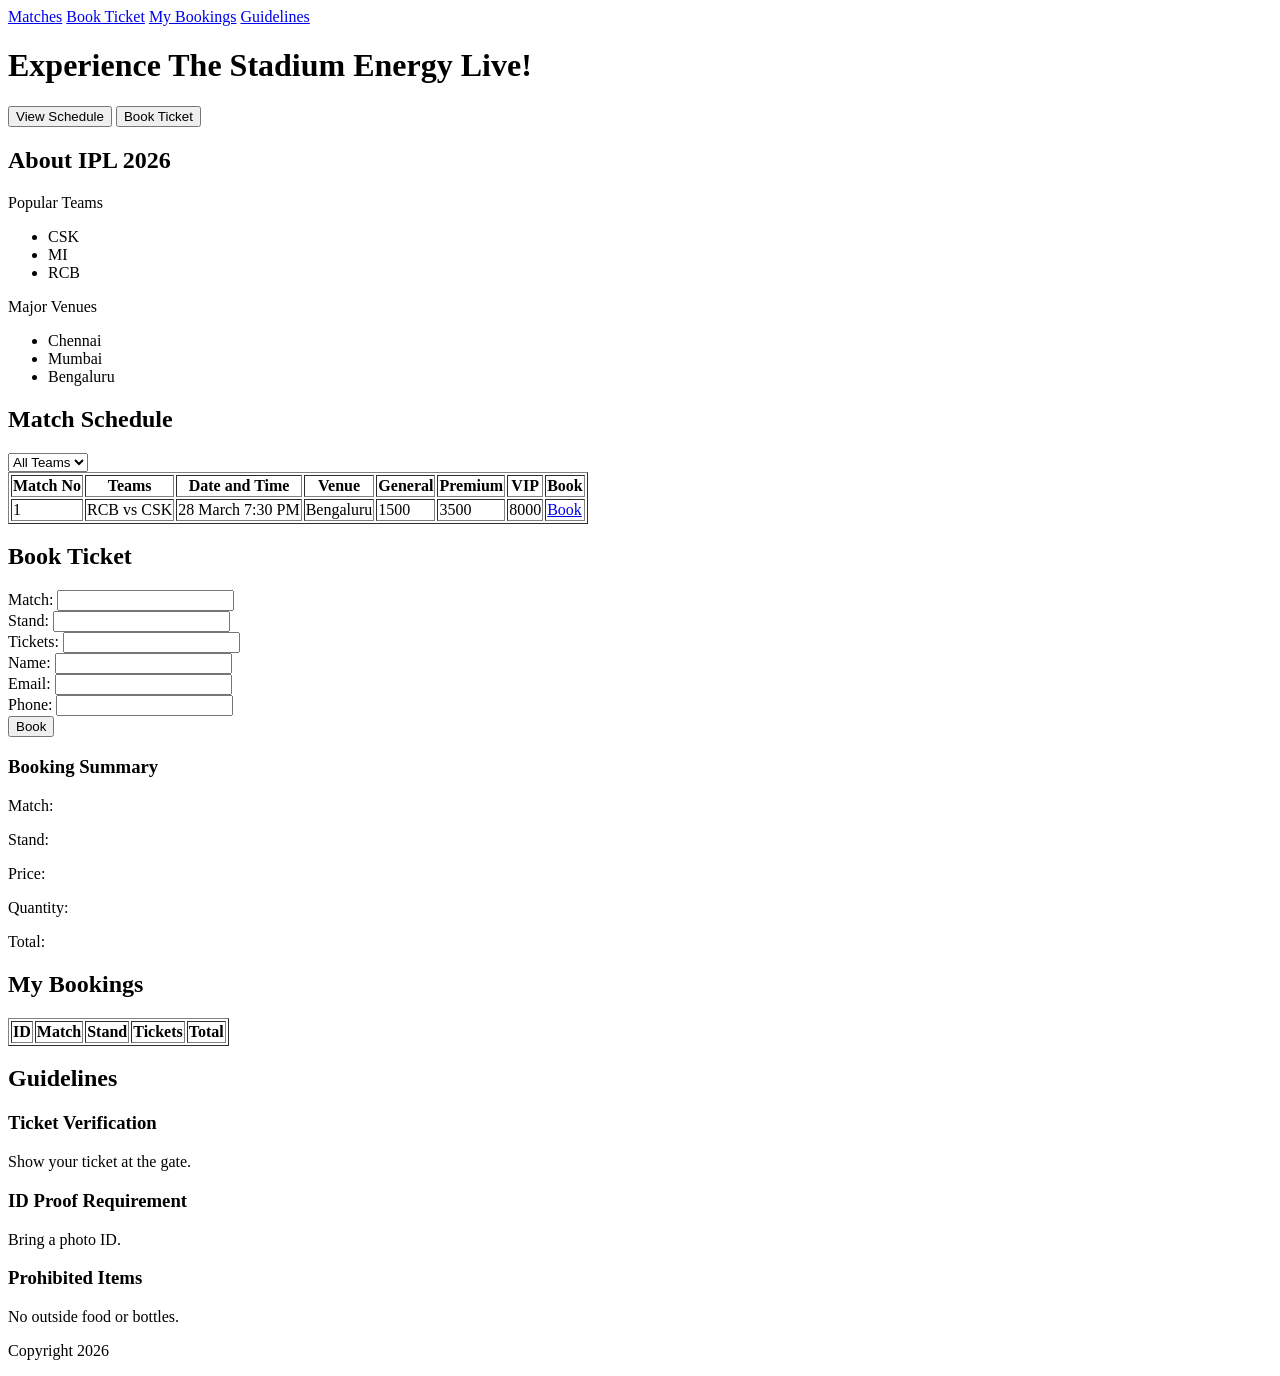
<file: ACTIVITY 1/index.html>
<html>
<body>

<a href="#matches">Matches</a>
<a href="#booking">Book Ticket</a>
<a href="#mybookings">My Bookings</a>
<a href="#guidelines">Guidelines</a>

<h1>Experience The Stadium Energy Live!</h1>
<button>View Schedule</button>
<button>Book Ticket</button>

<h2>About IPL 2026</h2>
<p>Popular Teams</p>
<ul>
  <li>CSK</li>
  <li>MI</li>
  <li>RCB</li>
</ul>
<p>Major Venues</p>
<ul>
  <li>Chennai</li>
  <li>Mumbai</li>
  <li>Bengaluru</li>
</ul>

<h2 id="matches">Match Schedule</h2>
<select>
  <option>All Teams</option>
  <option>CSK</option>
  <option>MI</option>
  <option>RCB</option>
</select>

<table border="1">
  <tr>
    <th>Match No</th>
    <th>Teams</th>
    <th>Date and Time</th>
    <th>Venue</th>
    <th>General</th>
    <th>Premium</th>
    <th>VIP</th>
    <th>Book</th>
  </tr>
  <tr>
    <td>1</td>
    <td>RCB vs CSK</td>
    <td>28 March 7:30 PM</td>
    <td>Bengaluru</td>
    <td>1500</td>
    <td>3500</td>
    <td>8000</td>
    <td><a href="#booking">Book</a></td>
  </tr>
</table>

<h2 id="booking">Book Ticket</h2>
Match: <input><br>
Stand: <input><br>
Tickets: <input><br>
Name: <input><br>
Email: <input><br>
Phone: <input><br>
<button>Book</button>

<h3>Booking Summary</h3>
<p>Match:</p>
<p>Stand:</p>
<p>Price:</p>
<p>Quantity:</p>
<p>Total:</p>

<h2 id="mybookings">My Bookings</h2>
<table border="1">
  <tr>
    <th>ID</th>
    <th>Match</th>
    <th>Stand</th>
    <th>Tickets</th>
    <th>Total</th>
  </tr>
</table>

<h2 id="guidelines">Guidelines</h2>
<h3>Ticket Verification</h3>
<p>Show your ticket at the gate.</p>
<h3>ID Proof Requirement</h3>
<p>Bring a photo ID.</p>
<h3>Prohibited Items</h3>
<p>No outside food or bottles.</p>

<p>Copyright 2026</p>

</body>
</html>
</file>
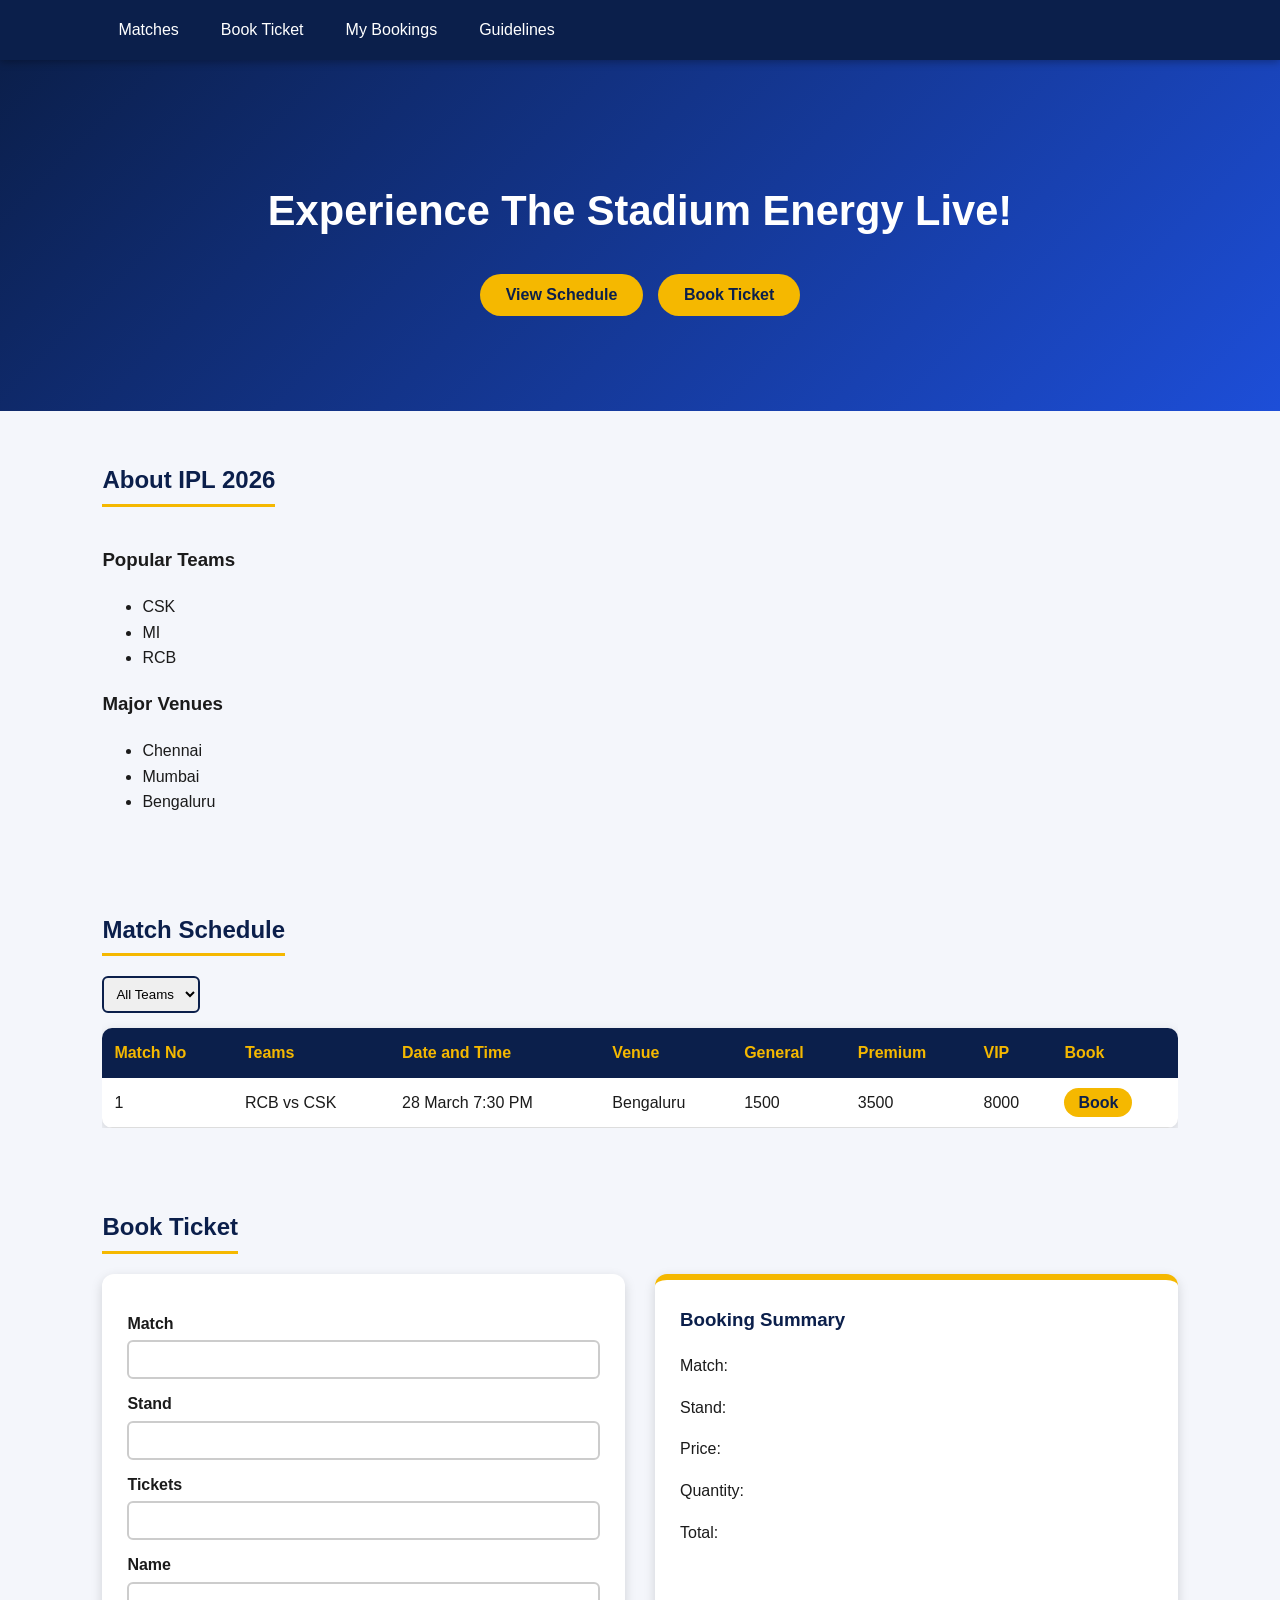
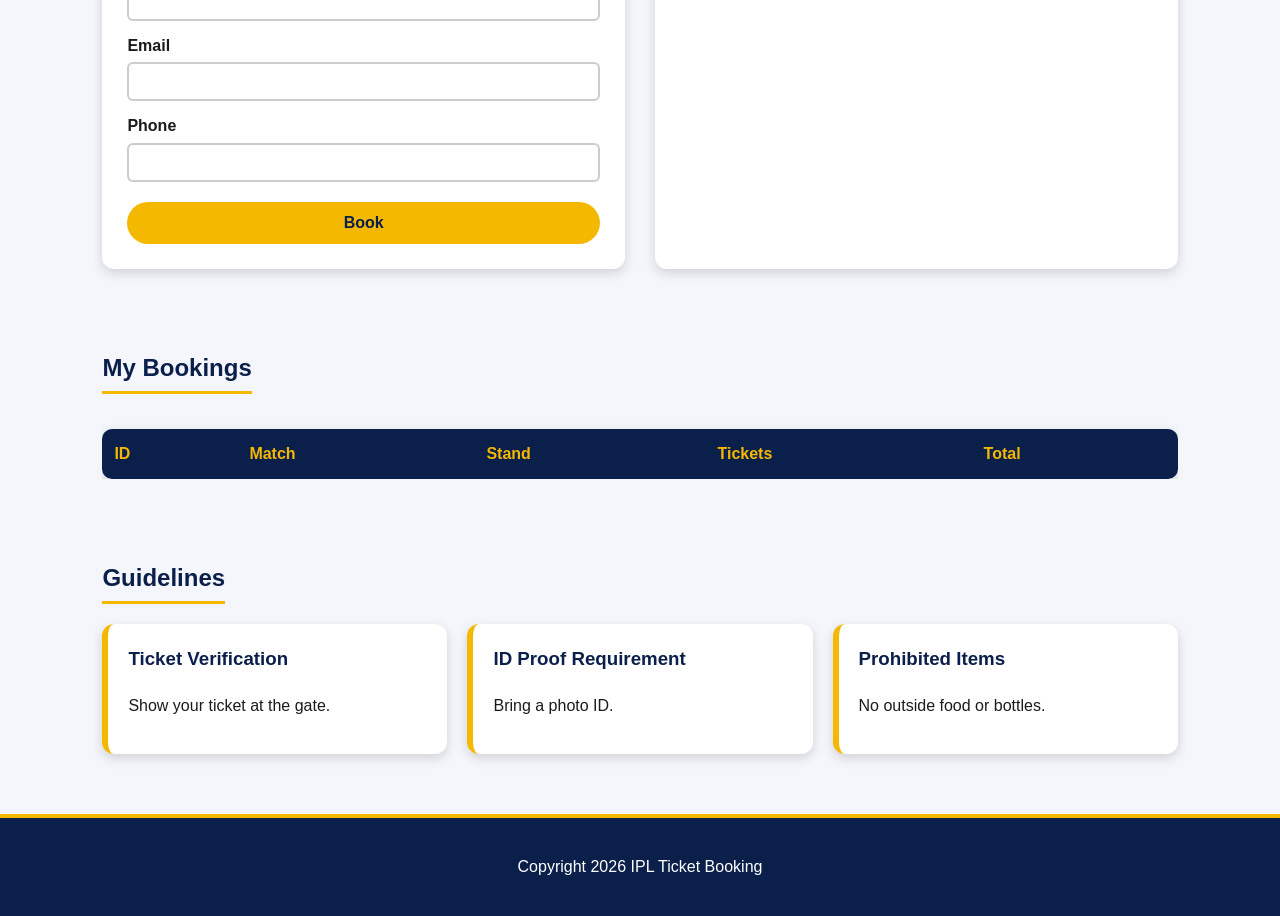
<file: ACTIVITY 2/index.html>
<!DOCTYPE html>
<html>
<head>
  <title>IPL 2026 Ticket Booking</title>
  <link rel="stylesheet" href="styles.css">
</head>
<body>

  <nav>
    <a href="#matches">Matches</a>
    <a href="#booking">Book Ticket</a>
    <a href="#mybookings">My Bookings</a>
    <a href="#guidelines">Guidelines</a>
  </nav>

  <header class="hero">
    <h1>Experience The Stadium Energy Live!</h1>
    <a href="#matches"><button>View Schedule</button></a>
    <a href="#booking"><button>Book Ticket</button></a>
  </header>

  <section>
    <h2>About IPL 2026</h2>
    <h3>Popular Teams</h3>
    <ul>
      <li>CSK</li>
      <li>MI</li>
      <li>RCB</li>
    </ul>
    <h3>Major Venues</h3>
    <ul>
      <li>Chennai</li>
      <li>Mumbai</li>
      <li>Bengaluru</li>
    </ul>
  </section>

  <section id="matches">
    <h2>Match Schedule</h2><br>
    <select>
      <option>All Teams</option>
      <option>CSK</option>
      <option>MI</option>
      <option>RCB</option>
    </select>

    <div class="table-box">
      <table>
        <tr>
          <th>Match No</th>
          <th>Teams</th>
          <th>Date and Time</th>
          <th>Venue</th>
          <th>General</th>
          <th>Premium</th>
          <th>VIP</th>
          <th>Book</th>
        </tr>
        <tr>
          <td>1</td>
          <td>RCB vs CSK</td>
          <td>28 March 7:30 PM</td>
          <td>Bengaluru</td>
          <td>1500</td>
          <td>3500</td>
          <td>8000</td>
          <td><a href="#booking">Book</a></td>
        </tr>
      </table>
    </div>
  </section>

  <section id="booking">
    <h2>Book Ticket</h2>
    <div class="booking-box">
      <form>
        <label>Match</label>
        <input type="text">
        <label>Stand</label>
        <input type="text">
        <label>Tickets</label>
        <input type="number">
        <label>Name</label>
        <input type="text">
        <label>Email</label>
        <input type="email">
        <label>Phone</label>
        <input type="tel">
        <button>Book</button>
      </form>

      <div class="summary">
        <h3>Booking Summary</h3>
        <p>Match:</p>
        <p>Stand:</p>
        <p>Price:</p>
        <p>Quantity:</p>
        <p>Total:</p>
      </div>
    </div>
  </section>

  <section id="mybookings">
    <h2>My Bookings</h2>
    <div class="table-box">
      <table>
        <tr>
          <th>ID</th>
          <th>Match</th>
          <th>Stand</th>
          <th>Tickets</th>
          <th>Total</th>
        </tr>
      </table>
    </div>
  </section>

  <section id="guidelines">
    <h2>Guidelines</h2>
    <div class="cards">
      <div class="card">
        <h3>Ticket Verification</h3>
        <p>Show your ticket at the gate.</p>
      </div>
      <div class="card">
        <h3>ID Proof Requirement</h3>
        <p>Bring a photo ID.</p>
      </div>
      <div class="card">
        <h3>Prohibited Items</h3>
        <p>No outside food or bottles.</p>
      </div>
    </div>
  </section>

  <footer>
    <p>Copyright 2026 IPL Ticket Booking</p>
  </footer>

</body>
</html>
</file>
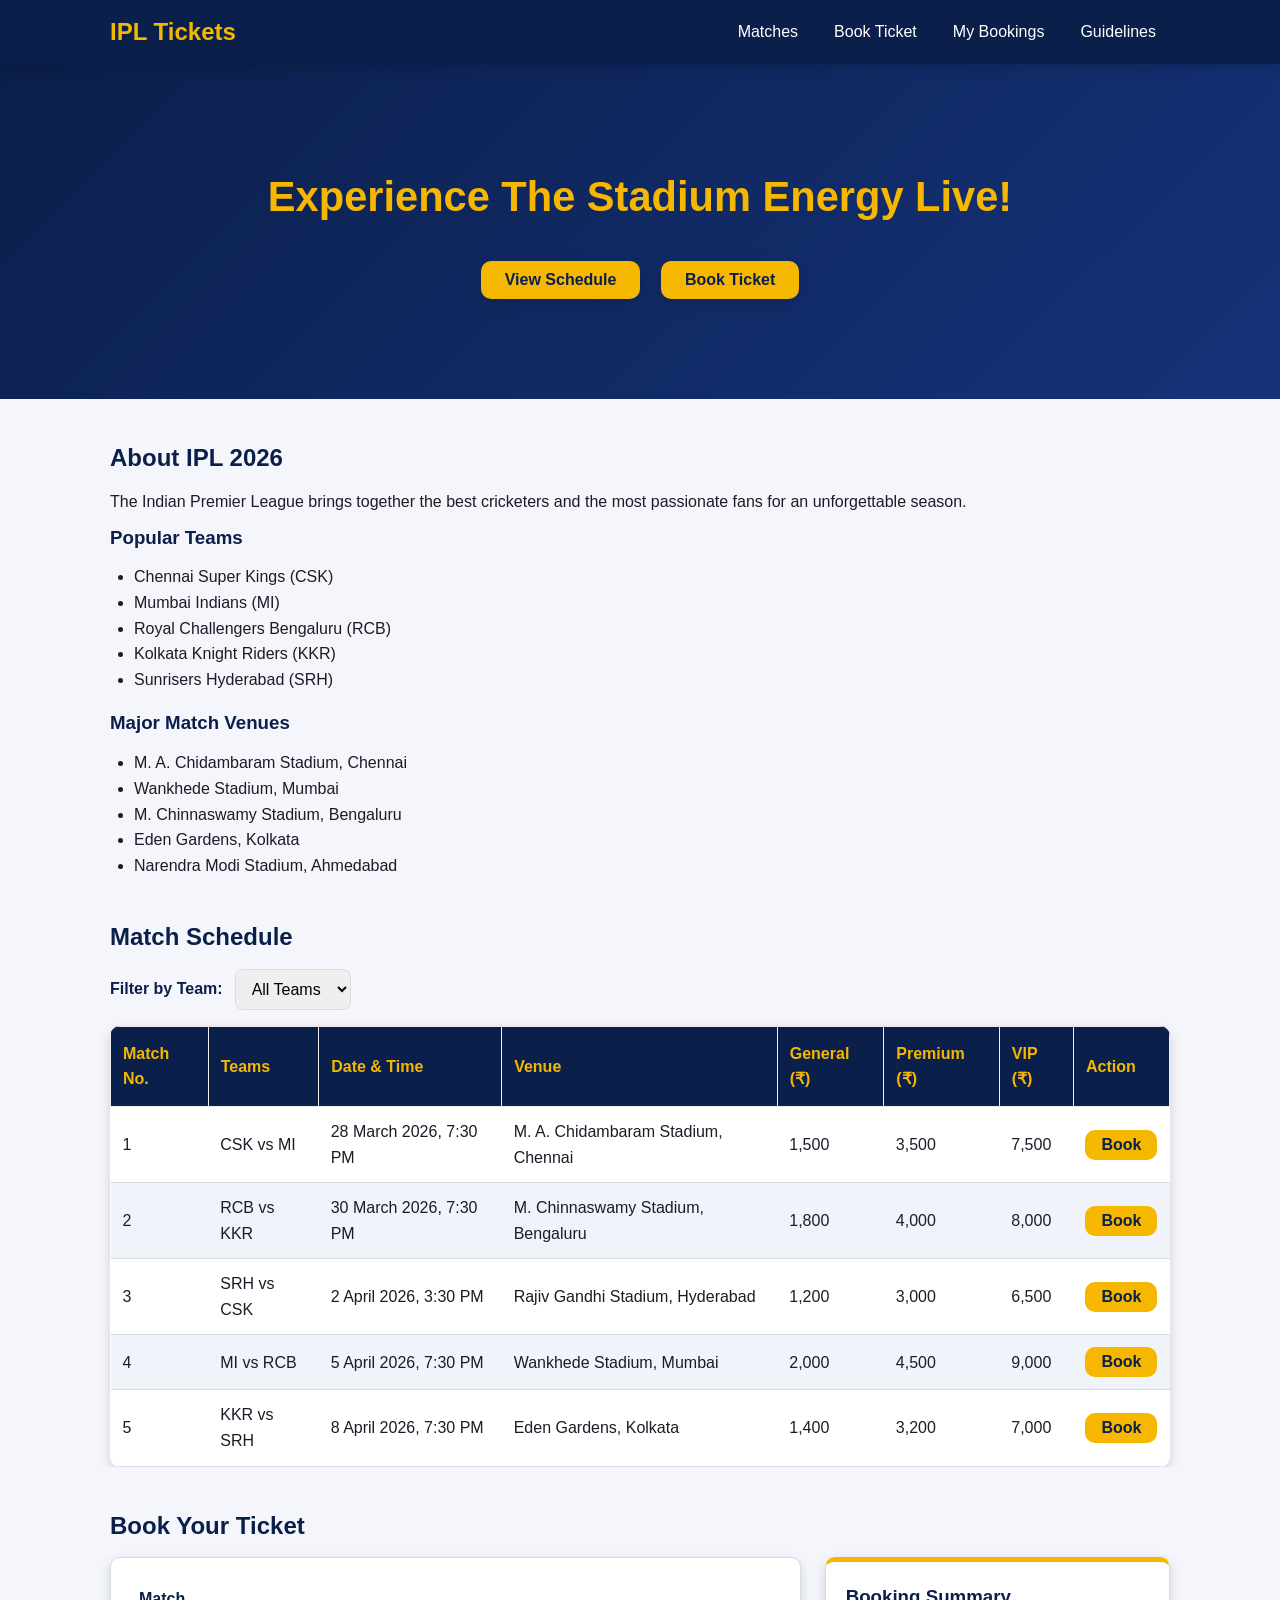
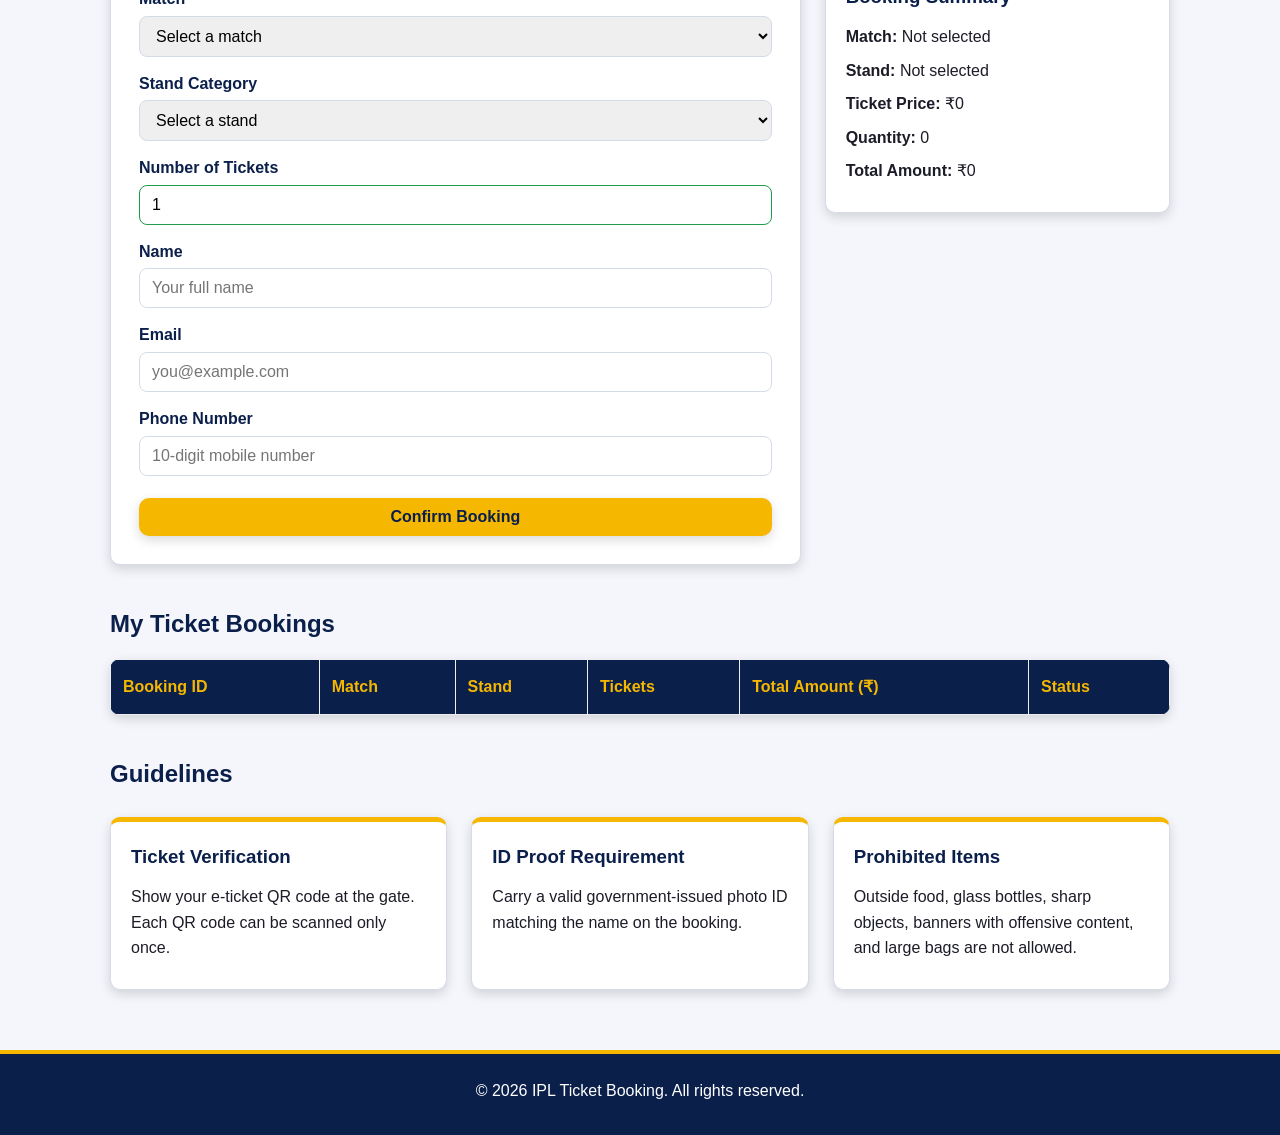
<file: ACTIVITY 5/index.html>
<!DOCTYPE html>
<html lang="en">
<head>
  <meta charset="UTF-8">
  <meta name="viewport" content="width=device-width, initial-scale=1.0">
  <title>IPL 2026 Ticket Booking</title>
  <link rel="stylesheet" href="styles.css">
</head>
<body>

  <!-- Navigation Bar -->
  <header>
    <nav>
      <h1>IPL Tickets</h1>
      <ul>
        <li><a href="#matches">Matches</a></li>
        <li><a href="#book-ticket">Book Ticket</a></li>
        <li><a href="#my-bookings">My Bookings</a></li>
        <li><a href="#guidelines">Guidelines</a></li>
      </ul>
    </nav>
  </header>

  <main>

    <!-- Banner (Hero) Section -->
    <section id="hero">
      <h2>Experience The Stadium Energy Live!</h2>
      <a href="#matches"><button type="button">View Schedule</button></a>
      <a href="#book-ticket"><button type="button">Book Ticket</button></a>
    </section>

    <!-- About IPL 2026 -->
    <section id="about">
      <h2>About IPL 2026</h2>
      <p>The Indian Premier League brings together the best cricketers and the most passionate fans for an unforgettable season.</p>

      <h3>Popular Teams</h3>
      <ul>
        <li>Chennai Super Kings (CSK)</li>
        <li>Mumbai Indians (MI)</li>
        <li>Royal Challengers Bengaluru (RCB)</li>
        <li>Kolkata Knight Riders (KKR)</li>
        <li>Sunrisers Hyderabad (SRH)</li>
      </ul>

      <h3>Major Match Venues</h3>
      <ul>
        <li>M. A. Chidambaram Stadium, Chennai</li>
        <li>Wankhede Stadium, Mumbai</li>
        <li>M. Chinnaswamy Stadium, Bengaluru</li>
        <li>Eden Gardens, Kolkata</li>
        <li>Narendra Modi Stadium, Ahmedabad</li>
      </ul>
    </section>

    <!-- Match Schedule -->
    <section id="matches">
      <h2>Match Schedule</h2>

      <!-- Team Filter -->
      <form>
        <label for="team-filter">Filter by Team:</label>
        <select id="team-filter" name="team-filter">
          <option value="all">All Teams</option>
          <option value="CSK">CSK</option>
          <option value="MI">MI</option>
          <option value="RCB">RCB</option>
          <option value="KKR">KKR</option>
          <option value="SRH">SRH</option>
        </select>
      </form>

      <table border="1">
        <thead>
          <tr>
            <th>Match No.</th>
            <th>Teams</th>
            <th>Date &amp; Time</th>
            <th>Venue</th>
            <th>General (₹)</th>
            <th>Premium (₹)</th>
            <th>VIP (₹)</th>
            <th>Action</th>
          </tr>
        </thead>
        <tbody>
          <tr>
            <td>1</td>
            <td>CSK vs MI</td>
            <td>28 March 2026, 7:30 PM</td>
            <td>M. A. Chidambaram Stadium, Chennai</td>
            <td>1,500</td>
            <td>3,500</td>
            <td>7,500</td>
            <td><a href="#book-ticket"><button type="button" class="book-btn" data-match="1">Book</button></a></td>
          </tr>
          <tr>
            <td>2</td>
            <td>RCB vs KKR</td>
            <td>30 March 2026, 7:30 PM</td>
            <td>M. Chinnaswamy Stadium, Bengaluru</td>
            <td>1,800</td>
            <td>4,000</td>
            <td>8,000</td>
            <td><a href="#book-ticket"><button type="button" class="book-btn" data-match="2">Book</button></a></td>
          </tr>
          <tr>
            <td>3</td>
            <td>SRH vs CSK</td>
            <td>2 April 2026, 3:30 PM</td>
            <td>Rajiv Gandhi Stadium, Hyderabad</td>
            <td>1,200</td>
            <td>3,000</td>
            <td>6,500</td>
            <td><a href="#book-ticket"><button type="button" class="book-btn" data-match="3">Book</button></a></td>
          </tr>
          <tr>
            <td>4</td>
            <td>MI vs RCB</td>
            <td>5 April 2026, 7:30 PM</td>
            <td>Wankhede Stadium, Mumbai</td>
            <td>2,000</td>
            <td>4,500</td>
            <td>9,000</td>
            <td><a href="#book-ticket"><button type="button" class="book-btn" data-match="4">Book</button></a></td>
          </tr>
          <tr>
            <td>5</td>
            <td>KKR vs SRH</td>
            <td>8 April 2026, 7:30 PM</td>
            <td>Eden Gardens, Kolkata</td>
            <td>1,400</td>
            <td>3,200</td>
            <td>7,000</td>
            <td><a href="#book-ticket"><button type="button" class="book-btn" data-match="5">Book</button></a></td>
          </tr>
        </tbody>
      </table>
    </section>

    <!-- Ticket Booking Form + Booking Summary Card -->
    <section id="book-ticket">
      <h2>Book Your Ticket</h2>

      <div>
        <form action="#" method="post">
          <p>
            <label for="match">Match</label><br>
            <select id="match" name="match" required>
              <option value="">Select a match</option>
              <option value="1">1 - CSK vs MI</option>
              <option value="2">2 - RCB vs KKR</option>
              <option value="3">3 - SRH vs CSK</option>
              <option value="4">4 - MI vs RCB</option>
              <option value="5">5 - KKR vs SRH</option>
            </select>
          </p>

          <p>
            <label for="stand">Stand Category</label><br>
            <select id="stand" name="stand" required>
              <option value="">Select a stand</option>
              <option value="general">General</option>
              <option value="premium">Premium</option>
              <option value="vip">VIP</option>
            </select>
          </p>

          <p>
            <label for="tickets">Number of Tickets</label><br>
            <input type="number" id="tickets" name="tickets" min="1" max="10" value="1" required>
          </p>

          <p>
            <label for="name">Name</label><br>
            <input type="text" id="name" name="name" placeholder="Your full name" required>
          </p>

          <p>
            <label for="email">Email</label><br>
            <input type="email" id="email" name="email" placeholder="you@example.com" required>
          </p>

          <p>
            <label for="phone">Phone Number</label><br>
            <input type="tel" id="phone" name="phone" placeholder="10-digit mobile number" pattern="[0-9]{10}" required>
          </p>

          <button type="submit">Confirm Booking</button>
        </form>

        <!-- Booking Summary Card -->
        <aside id="booking-summary">
          <h3>Booking Summary</h3>
          <p><strong>Match:</strong> <span id="summary-match">Not selected</span></p>
          <p><strong>Stand:</strong> <span id="summary-stand">Not selected</span></p>
          <p><strong>Ticket Price:</strong> ₹<span id="summary-price">0</span></p>
          <p><strong>Quantity:</strong> <span id="summary-qty">0</span></p>
          <p><strong>Total Amount:</strong> ₹<span id="summary-total">0</span></p>
        </aside>
      </div>
    </section>

    <!-- My Ticket Bookings -->
    <section id="my-bookings">
      <h2>My Ticket Bookings</h2>
      <table border="1">
        <thead>
          <tr>
            <th>Booking ID</th>
            <th>Match</th>
            <th>Stand</th>
            <th>Tickets</th>
            <th>Total Amount (₹)</th>
            <th>Status</th>
          </tr>
        </thead>
        <tbody>
          <!-- Booking records will be added here later -->
        </tbody>
      </table>
    </section>

    <!-- Guidelines -->
    <section id="guidelines">
      <h2>Guidelines</h2>

      <article>
        <h3>Ticket Verification</h3>
        <p>Show your e-ticket QR code at the gate. Each QR code can be scanned only once.</p>
      </article>

      <article>
        <h3>ID Proof Requirement</h3>
        <p>Carry a valid government-issued photo ID matching the name on the booking.</p>
      </article>

      <article>
        <h3>Prohibited Items</h3>
        <p>Outside food, glass bottles, sharp objects, banners with offensive content, and large bags are not allowed.</p>
      </article>
    </section>

  </main>

  <!-- Footer -->
  <footer>
    <p>&copy; 2026 IPL Ticket Booking. All rights reserved.</p>
  </footer>

  <script src="app.js"></script>
</body>
</html>
</file>
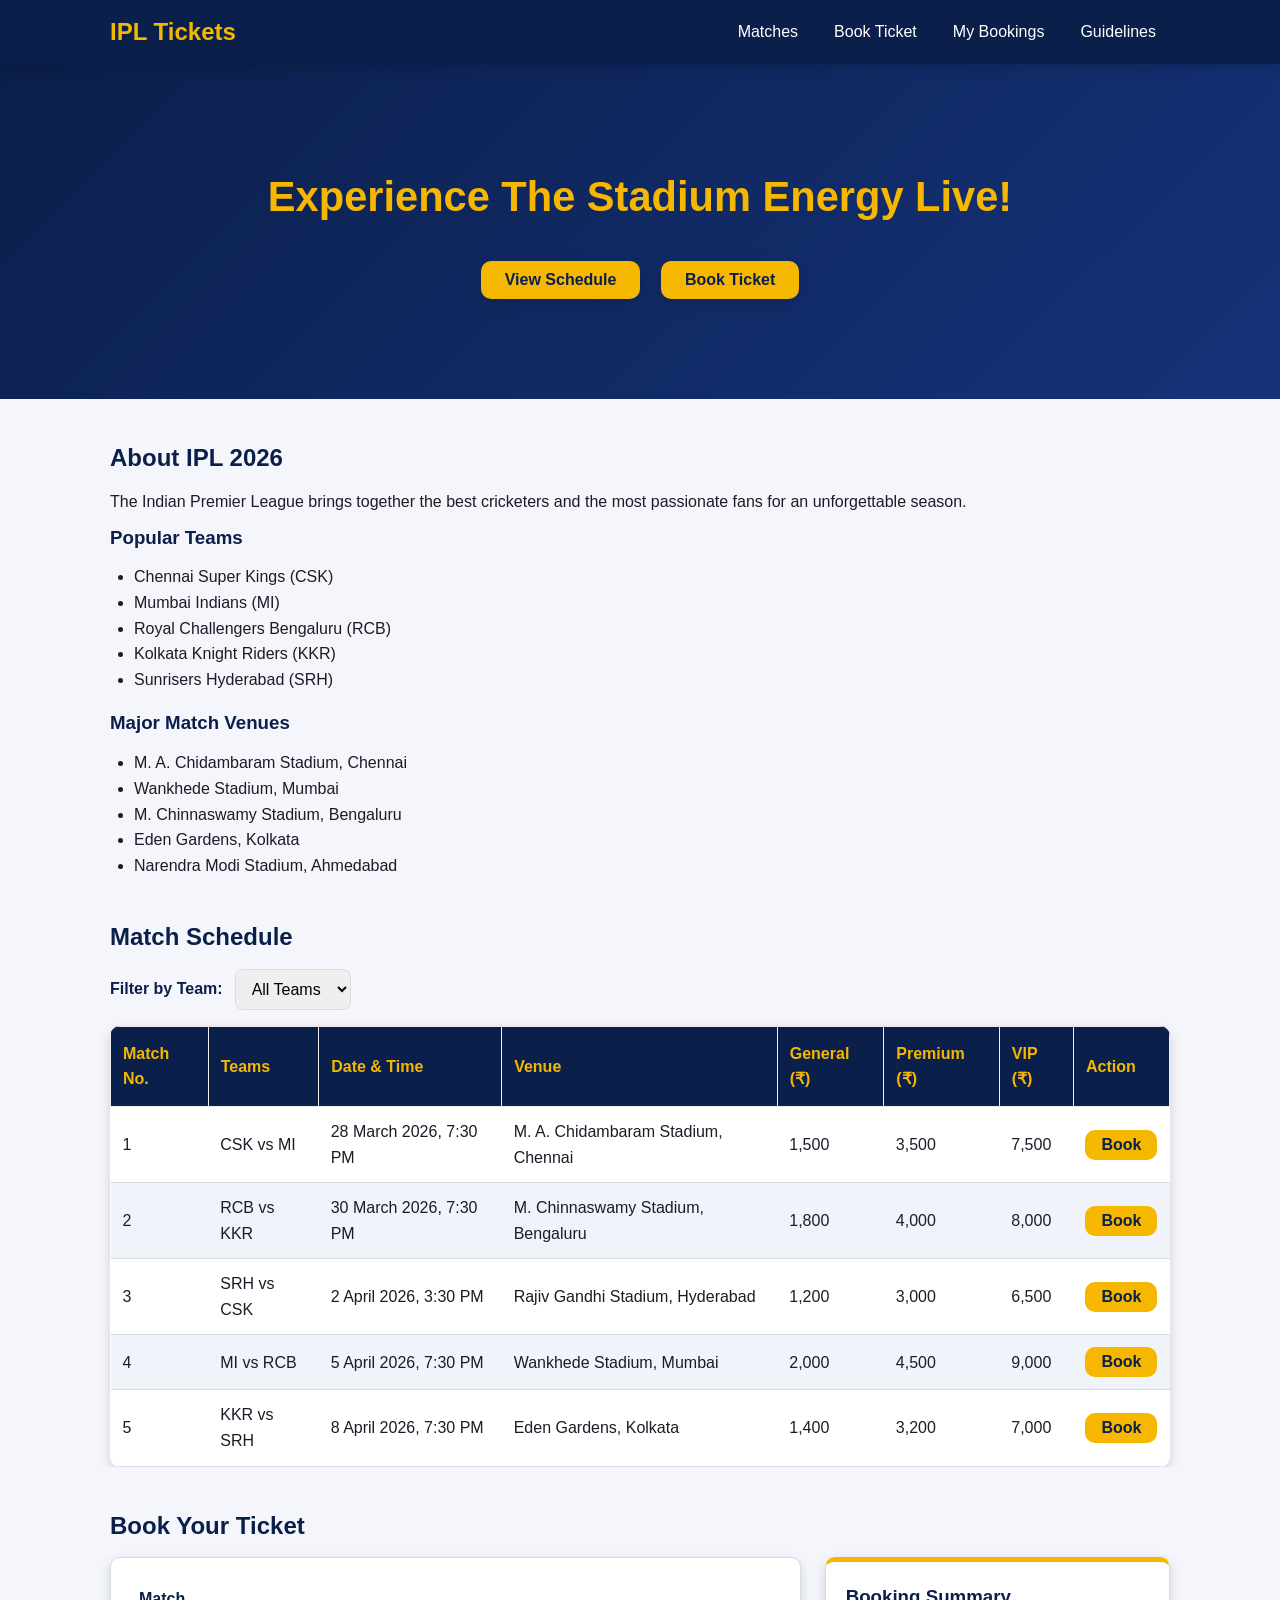
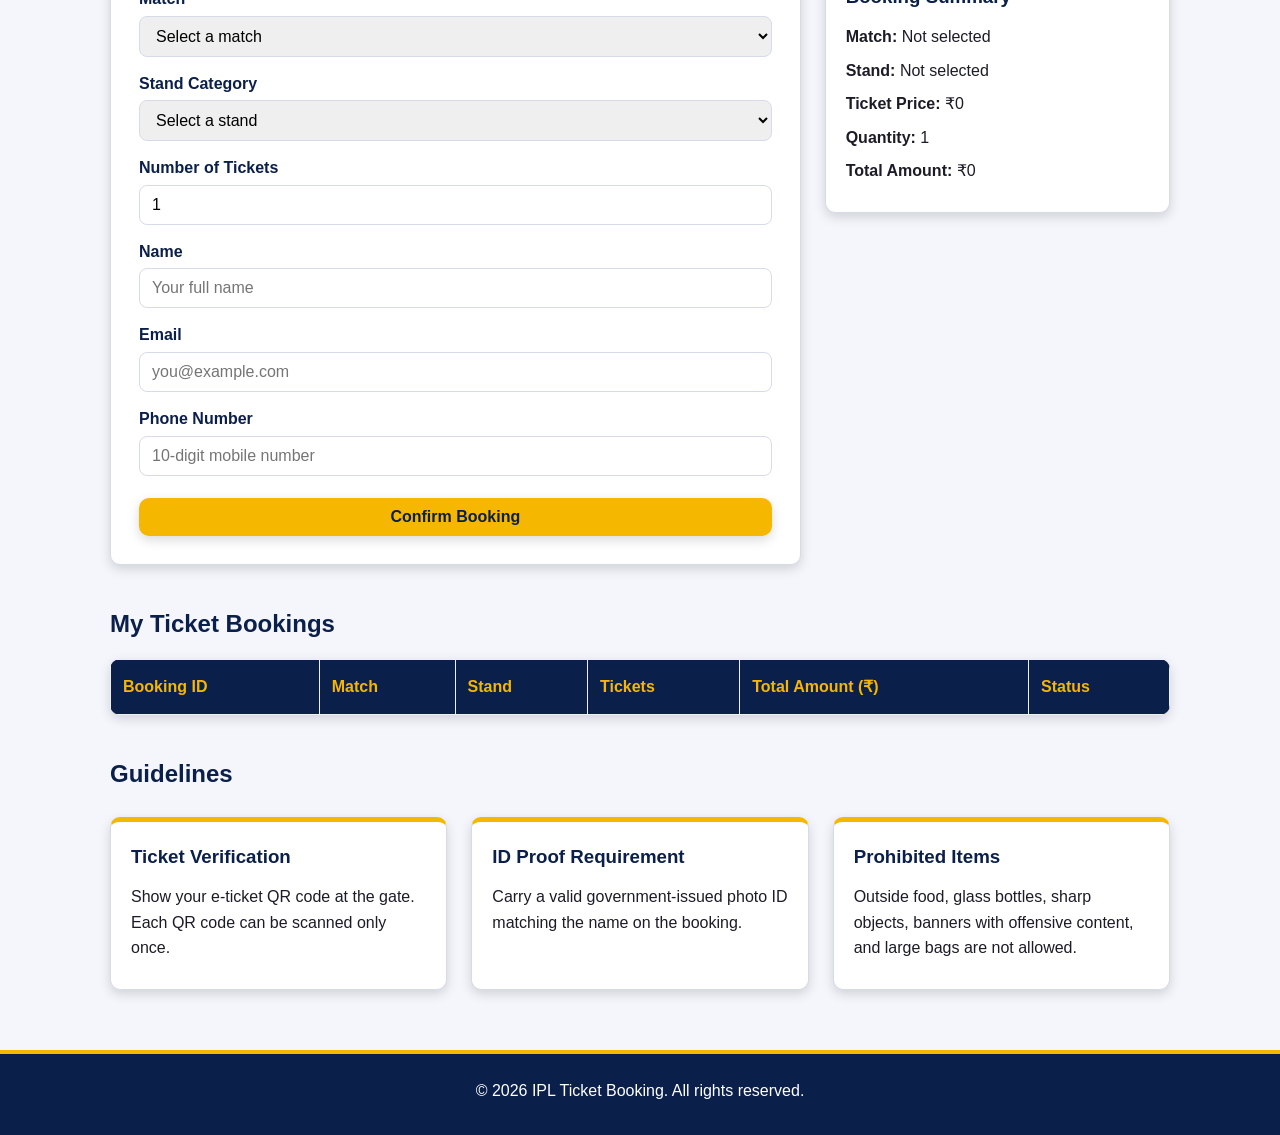
<file: ACTIVITY 7/index.html>
<!DOCTYPE html>
<html lang="en">
<head>
  <meta charset="UTF-8">
  <meta name="viewport" content="width=device-width, initial-scale=1.0">
  <title>IPL 2026 Ticket Booking</title>
  <link rel="stylesheet" href="styles.css">
</head>
<body>

  <!-- Navigation Bar -->
  <header>
    <nav>
      <h1>IPL Tickets</h1>
      <ul>
        <li><a href="#matches">Matches</a></li>
        <li><a href="#book-ticket">Book Ticket</a></li>
        <li><a href="#my-bookings">My Bookings</a></li>
        <li><a href="#guidelines">Guidelines</a></li>
      </ul>
    </nav>
  </header>

  <main>

    <!-- Banner (Hero) Section -->
    <section id="hero">
      <h2>Experience The Stadium Energy Live!</h2>
      <a href="#matches"><button type="button">View Schedule</button></a>
      <a href="#book-ticket"><button type="button">Book Ticket</button></a>
    </section>

    <!-- About IPL 2026 -->
    <section id="about">
      <h2>About IPL 2026</h2>
      <p>The Indian Premier League brings together the best cricketers and the most passionate fans for an unforgettable season.</p>

      <h3>Popular Teams</h3>
      <ul>
        <li>Chennai Super Kings (CSK)</li>
        <li>Mumbai Indians (MI)</li>
        <li>Royal Challengers Bengaluru (RCB)</li>
        <li>Kolkata Knight Riders (KKR)</li>
        <li>Sunrisers Hyderabad (SRH)</li>
      </ul>

      <h3>Major Match Venues</h3>
      <ul>
        <li>M. A. Chidambaram Stadium, Chennai</li>
        <li>Wankhede Stadium, Mumbai</li>
        <li>M. Chinnaswamy Stadium, Bengaluru</li>
        <li>Eden Gardens, Kolkata</li>
        <li>Narendra Modi Stadium, Ahmedabad</li>
      </ul>
    </section>

    <!-- Match Schedule -->
    <section id="matches">
      <h2>Match Schedule</h2>

      <!-- Team Filter -->
      <form>
        <label for="team-filter">Filter by Team:</label>
        <select id="team-filter" name="team-filter">
          <option value="all">All Teams</option>
          <option value="CSK">CSK</option>
          <option value="MI">MI</option>
          <option value="RCB">RCB</option>
          <option value="KKR">KKR</option>
          <option value="SRH">SRH</option>
        </select>
      </form>

      <table border="1">
        <thead>
          <tr>
            <th>Match No.</th>
            <th>Teams</th>
            <th>Date &amp; Time</th>
            <th>Venue</th>
            <th>General (₹)</th>
            <th>Premium (₹)</th>
            <th>VIP (₹)</th>
            <th>Action</th>
          </tr>
        </thead>
        <tbody>
          <tr>
            <td>1</td>
            <td>CSK vs MI</td>
            <td>28 March 2026, 7:30 PM</td>
            <td>M. A. Chidambaram Stadium, Chennai</td>
            <td>1,500</td>
            <td>3,500</td>
            <td>7,500</td>
            <td><a href="#book-ticket"><button type="button" class="book-btn" data-match="1">Book</button></a></td>
          </tr>
          <tr>
            <td>2</td>
            <td>RCB vs KKR</td>
            <td>30 March 2026, 7:30 PM</td>
            <td>M. Chinnaswamy Stadium, Bengaluru</td>
            <td>1,800</td>
            <td>4,000</td>
            <td>8,000</td>
            <td><a href="#book-ticket"><button type="button" class="book-btn" data-match="2">Book</button></a></td>
          </tr>
          <tr>
            <td>3</td>
            <td>SRH vs CSK</td>
            <td>2 April 2026, 3:30 PM</td>
            <td>Rajiv Gandhi Stadium, Hyderabad</td>
            <td>1,200</td>
            <td>3,000</td>
            <td>6,500</td>
            <td><a href="#book-ticket"><button type="button" class="book-btn" data-match="3">Book</button></a></td>
          </tr>
          <tr>
            <td>4</td>
            <td>MI vs RCB</td>
            <td>5 April 2026, 7:30 PM</td>
            <td>Wankhede Stadium, Mumbai</td>
            <td>2,000</td>
            <td>4,500</td>
            <td>9,000</td>
            <td><a href="#book-ticket"><button type="button" class="book-btn" data-match="4">Book</button></a></td>
          </tr>
          <tr>
            <td>5</td>
            <td>KKR vs SRH</td>
            <td>8 April 2026, 7:30 PM</td>
            <td>Eden Gardens, Kolkata</td>
            <td>1,400</td>
            <td>3,200</td>
            <td>7,000</td>
            <td><a href="#book-ticket"><button type="button" class="book-btn" data-match="5">Book</button></a></td>
          </tr>
        </tbody>
      </table>
    </section>

    <!-- Ticket Booking Form + Booking Summary Card -->
    <section id="book-ticket">
      <h2>Book Your Ticket</h2>

      <div>
        <form action="#" method="post">
          <p>
            <label for="match">Match</label><br>
            <select id="match" name="match" required>
              <option value="">Select a match</option>
              <option value="1" data-teams="CSK vs MI" data-general="1500" data-premium="3500" data-vip="7500">1 - CSK vs MI</option>
              <option value="2" data-teams="RCB vs KKR" data-general="1800" data-premium="4000" data-vip="8000">2 - RCB vs KKR</option>
              <option value="3" data-teams="SRH vs CSK" data-general="1200" data-premium="3000" data-vip="6500">3 - SRH vs CSK</option>
              <option value="4" data-teams="MI vs RCB" data-general="2000" data-premium="4500" data-vip="9000">4 - MI vs RCB</option>
              <option value="5" data-teams="KKR vs SRH" data-general="1400" data-premium="3200" data-vip="7000">5 - KKR vs SRH</option>
            </select>
          </p>

          <p>
            <label for="stand">Stand Category</label><br>
            <select id="stand" name="stand" required>
              <option value="">Select a stand</option>
              <option value="general">General</option>
              <option value="premium">Premium</option>
              <option value="vip">VIP</option>
            </select>
          </p>

          <p>
            <label for="tickets">Number of Tickets</label><br>
            <input type="number" id="tickets" name="tickets" min="1" max="10" value="1" required>
          </p>

          <p>
            <label for="name">Name</label><br>
            <input type="text" id="name" name="name" placeholder="Your full name" required>
          </p>

          <p>
            <label for="email">Email</label><br>
            <input type="email" id="email" name="email" placeholder="you@example.com" required>
          </p>

          <p>
            <label for="phone">Phone Number</label><br>
            <input type="tel" id="phone" name="phone" placeholder="10-digit mobile number" pattern="[0-9]{10}" required>
          </p>

          <button type="submit">Confirm Booking</button>
        </form>

        <!-- Booking Summary Card -->
        <aside id="booking-summary">
          <h3>Booking Summary</h3>
          <p><strong>Match:</strong> <span id="summary-match">Not selected</span></p>
          <p><strong>Stand:</strong> <span id="summary-stand">Not selected</span></p>
          <p><strong>Ticket Price:</strong> ₹<span id="summary-price">0</span></p>
          <p><strong>Quantity:</strong> <span id="summary-qty">0</span></p>
          <p><strong>Total Amount:</strong> ₹<span id="summary-total">0</span></p>
        </aside>
      </div>
    </section>

    <!-- My Ticket Bookings -->
    <section id="my-bookings">
      <h2>My Ticket Bookings</h2>
      <table border="1">
        <thead>
          <tr>
            <th>Booking ID</th>
            <th>Match</th>
            <th>Stand</th>
            <th>Tickets</th>
            <th>Total Amount (₹)</th>
            <th>Status</th>
          </tr>
        </thead>
        <tbody>
          <!-- Booking records will be added here later -->
        </tbody>
      </table>
    </section>

    <!-- Guidelines -->
    <section id="guidelines">
      <h2>Guidelines</h2>

      <article>
        <h3>Ticket Verification</h3>
        <p>Show your e-ticket QR code at the gate. Each QR code can be scanned only once.</p>
      </article>

      <article>
        <h3>ID Proof Requirement</h3>
        <p>Carry a valid government-issued photo ID matching the name on the booking.</p>
      </article>

      <article>
        <h3>Prohibited Items</h3>
        <p>Outside food, glass bottles, sharp objects, banners with offensive content, and large bags are not allowed.</p>
      </article>
    </section>

  </main>

  <!-- Footer -->
  <footer>
    <p>&copy; 2026 IPL Ticket Booking. All rights reserved.</p>
  </footer>

  <script src="app.js"></script>
</body>
</html>
</file>
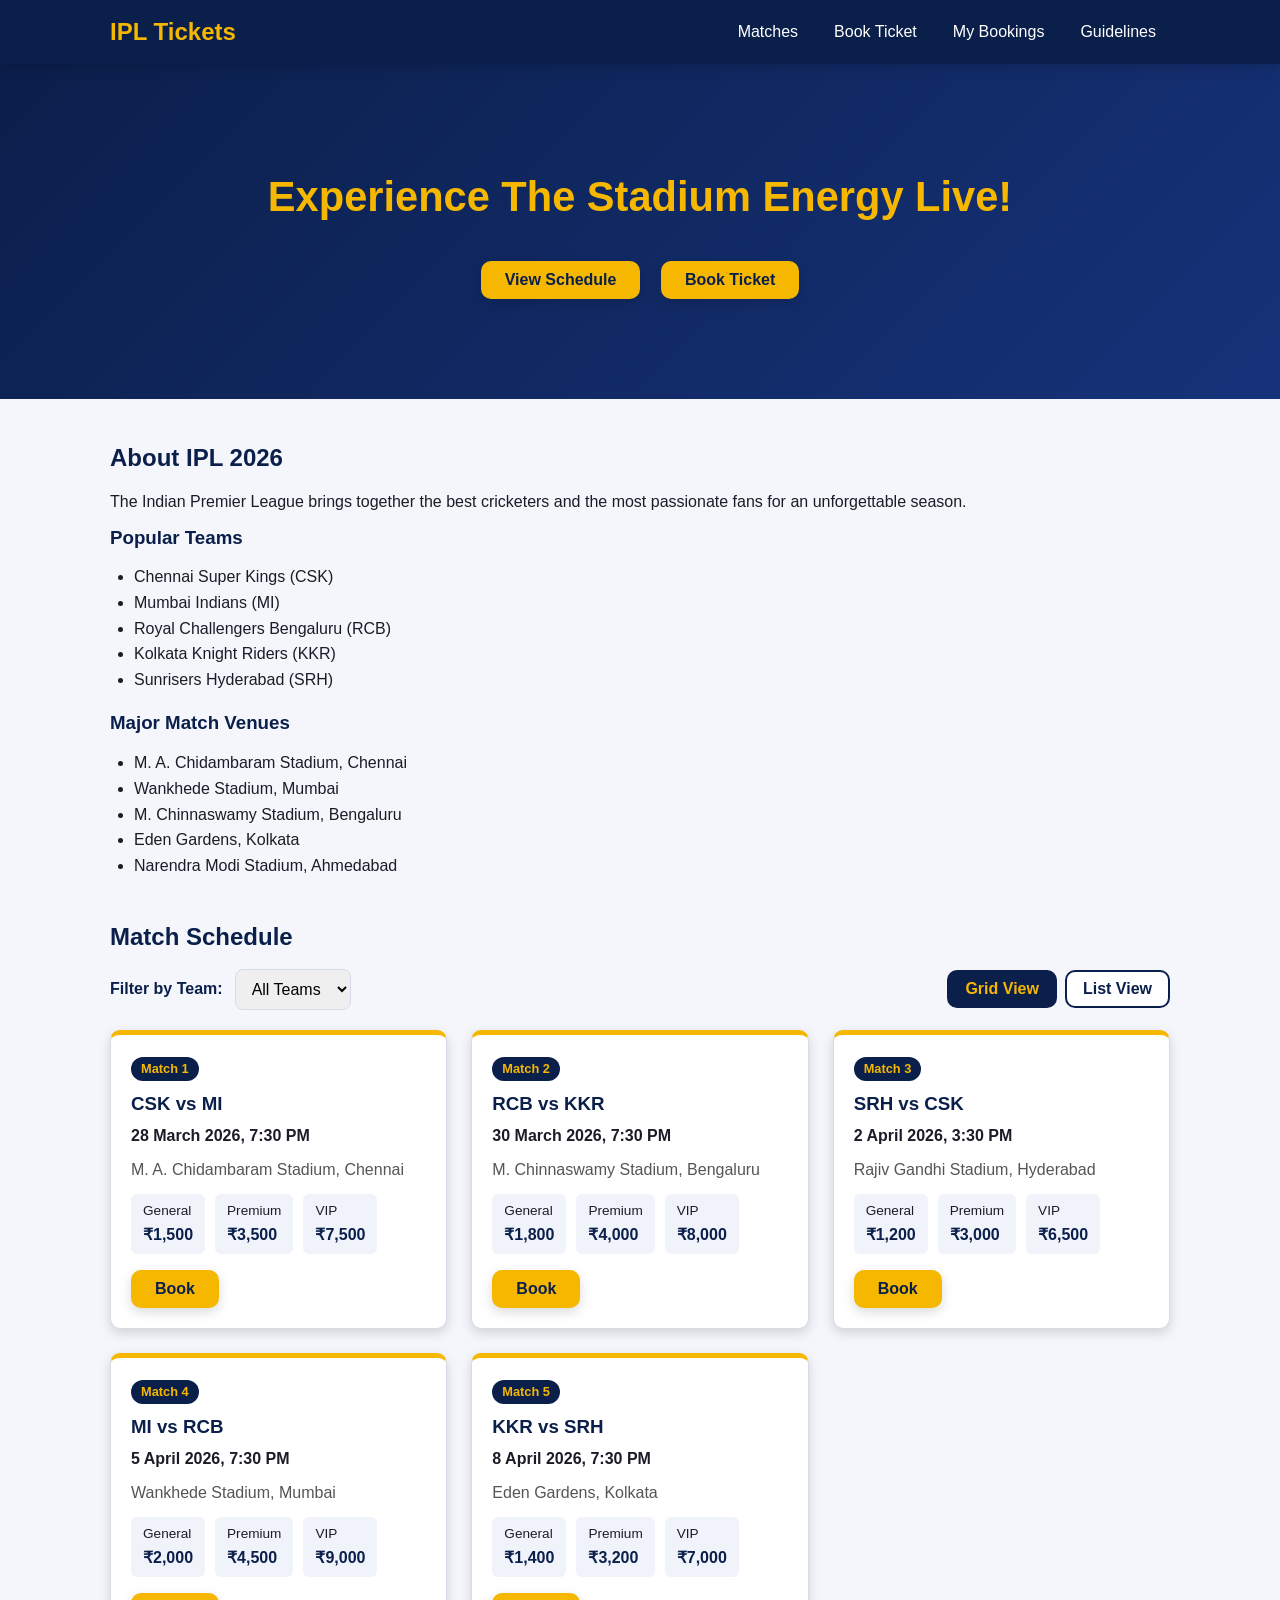
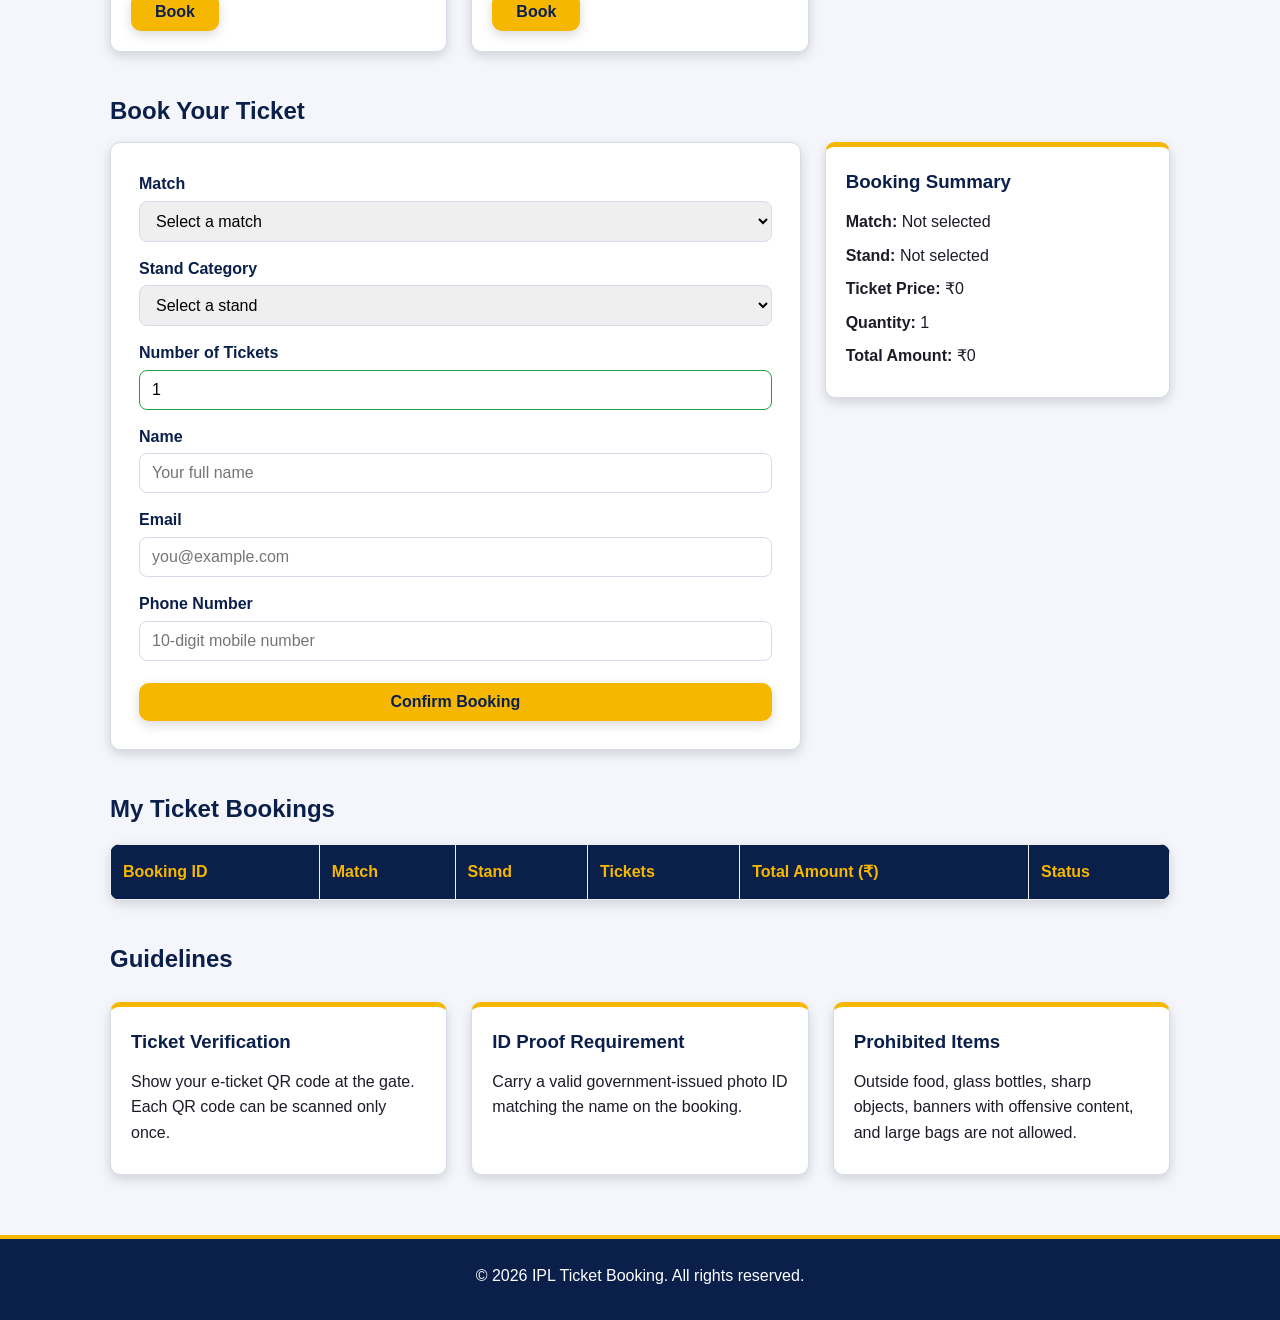
<file: ACTIVITY 8/index.html>
<!DOCTYPE html>
<html lang="en">
<head>
  <meta charset="UTF-8">
  <meta name="viewport" content="width=device-width, initial-scale=1.0">
  <title>IPL 2026 Ticket Booking</title>
  <link rel="stylesheet" href="styles.css">
</head>
<body>

  <!-- Navigation Bar -->
  <header>
    <nav>
      <h1>IPL Tickets</h1>
      <button type="button" id="menu-toggle" class="menu-toggle" aria-label="Toggle menu" aria-expanded="false">&#9776;</button>
      <ul id="nav-links">
        <li><a href="#matches">Matches</a></li>
        <li><a href="#book-ticket">Book Ticket</a></li>
        <li><a href="#my-bookings">My Bookings</a></li>
        <li><a href="#guidelines">Guidelines</a></li>
      </ul>
    </nav>
  </header>

  <main>

    <!-- Banner (Hero) Section -->
    <section id="hero">
      <h2>Experience The Stadium Energy Live!</h2>
      <a href="#matches"><button type="button">View Schedule</button></a>
      <a href="#book-ticket"><button type="button">Book Ticket</button></a>
    </section>

    <!-- About IPL 2026 -->
    <section id="about">
      <h2>About IPL 2026</h2>
      <p>The Indian Premier League brings together the best cricketers and the most passionate fans for an unforgettable season.</p>

      <h3>Popular Teams</h3>
      <ul>
        <li>Chennai Super Kings (CSK)</li>
        <li>Mumbai Indians (MI)</li>
        <li>Royal Challengers Bengaluru (RCB)</li>
        <li>Kolkata Knight Riders (KKR)</li>
        <li>Sunrisers Hyderabad (SRH)</li>
      </ul>

      <h3>Major Match Venues</h3>
      <ul>
        <li>M. A. Chidambaram Stadium, Chennai</li>
        <li>Wankhede Stadium, Mumbai</li>
        <li>M. Chinnaswamy Stadium, Bengaluru</li>
        <li>Eden Gardens, Kolkata</li>
        <li>Narendra Modi Stadium, Ahmedabad</li>
      </ul>
    </section>

    <!-- Match Schedule (cards) -->
    <section id="matches">
      <h2>Match Schedule</h2>

      <!-- Toolbar: team filter + grid/list toggle -->
      <div class="match-toolbar">
        <form>
          <label for="team-filter">Filter by Team:</label>
          <select id="team-filter" name="team-filter">
            <option value="all">All Teams</option>
            <option value="CSK">CSK</option>
            <option value="MI">MI</option>
            <option value="RCB">RCB</option>
            <option value="KKR">KKR</option>
            <option value="SRH">SRH</option>
          </select>
        </form>

        <div class="view-toggle">
          <button type="button" class="view-btn active" data-view="grid">Grid View</button>
          <button type="button" class="view-btn" data-view="list">List View</button>
        </div>
      </div>

      <!-- Match cards (CSS Grid) -->
      <div id="match-list" class="match-grid">
        <div class="match-card" data-teams="CSK MI">
          <span class="match-no">Match 1</span>
          <h3>CSK vs MI</h3>
          <p class="match-date">28 March 2026, 7:30 PM</p>
          <p class="match-venue">M. A. Chidambaram Stadium, Chennai</p>
          <div class="prices">
            <span>General<strong>&#8377;1,500</strong></span>
            <span>Premium<strong>&#8377;3,500</strong></span>
            <span>VIP<strong>&#8377;7,500</strong></span>
          </div>
          <a href="#book-ticket"><button type="button" class="book-btn" data-match="1">Book</button></a>
        </div>

        <div class="match-card" data-teams="RCB KKR">
          <span class="match-no">Match 2</span>
          <h3>RCB vs KKR</h3>
          <p class="match-date">30 March 2026, 7:30 PM</p>
          <p class="match-venue">M. Chinnaswamy Stadium, Bengaluru</p>
          <div class="prices">
            <span>General<strong>&#8377;1,800</strong></span>
            <span>Premium<strong>&#8377;4,000</strong></span>
            <span>VIP<strong>&#8377;8,000</strong></span>
          </div>
          <a href="#book-ticket"><button type="button" class="book-btn" data-match="2">Book</button></a>
        </div>

        <div class="match-card" data-teams="SRH CSK">
          <span class="match-no">Match 3</span>
          <h3>SRH vs CSK</h3>
          <p class="match-date">2 April 2026, 3:30 PM</p>
          <p class="match-venue">Rajiv Gandhi Stadium, Hyderabad</p>
          <div class="prices">
            <span>General<strong>&#8377;1,200</strong></span>
            <span>Premium<strong>&#8377;3,000</strong></span>
            <span>VIP<strong>&#8377;6,500</strong></span>
          </div>
          <a href="#book-ticket"><button type="button" class="book-btn" data-match="3">Book</button></a>
        </div>

        <div class="match-card" data-teams="MI RCB">
          <span class="match-no">Match 4</span>
          <h3>MI vs RCB</h3>
          <p class="match-date">5 April 2026, 7:30 PM</p>
          <p class="match-venue">Wankhede Stadium, Mumbai</p>
          <div class="prices">
            <span>General<strong>&#8377;2,000</strong></span>
            <span>Premium<strong>&#8377;4,500</strong></span>
            <span>VIP<strong>&#8377;9,000</strong></span>
          </div>
          <a href="#book-ticket"><button type="button" class="book-btn" data-match="4">Book</button></a>
        </div>

        <div class="match-card" data-teams="KKR SRH">
          <span class="match-no">Match 5</span>
          <h3>KKR vs SRH</h3>
          <p class="match-date">8 April 2026, 7:30 PM</p>
          <p class="match-venue">Eden Gardens, Kolkata</p>
          <div class="prices">
            <span>General<strong>&#8377;1,400</strong></span>
            <span>Premium<strong>&#8377;3,200</strong></span>
            <span>VIP<strong>&#8377;7,000</strong></span>
          </div>
          <a href="#book-ticket"><button type="button" class="book-btn" data-match="5">Book</button></a>
        </div>
      </div>

      <p id="no-matches" class="hidden">No matches found for this team.</p>
    </section>

    <!-- Ticket Booking Form + Booking Summary Card -->
    <section id="book-ticket">
      <h2>Book Your Ticket</h2>

      <div>
        <form action="#" method="post">
          <p>
            <label for="match">Match</label><br>
            <select id="match" name="match" required>
              <option value="">Select a match</option>
              <option value="1" data-teams="CSK vs MI" data-general="1500" data-premium="3500" data-vip="7500">1 - CSK vs MI</option>
              <option value="2" data-teams="RCB vs KKR" data-general="1800" data-premium="4000" data-vip="8000">2 - RCB vs KKR</option>
              <option value="3" data-teams="SRH vs CSK" data-general="1200" data-premium="3000" data-vip="6500">3 - SRH vs CSK</option>
              <option value="4" data-teams="MI vs RCB" data-general="2000" data-premium="4500" data-vip="9000">4 - MI vs RCB</option>
              <option value="5" data-teams="KKR vs SRH" data-general="1400" data-premium="3200" data-vip="7000">5 - KKR vs SRH</option>
            </select>
          </p>

          <p>
            <label for="stand">Stand Category</label><br>
            <select id="stand" name="stand" required>
              <option value="">Select a stand</option>
              <option value="general">General</option>
              <option value="premium">Premium</option>
              <option value="vip">VIP</option>
            </select>
          </p>

          <p>
            <label for="tickets">Number of Tickets</label><br>
            <input type="number" id="tickets" name="tickets" min="1" max="10" value="1" required>
          </p>

          <p>
            <label for="name">Name</label><br>
            <input type="text" id="name" name="name" placeholder="Your full name" required>
          </p>

          <p>
            <label for="email">Email</label><br>
            <input type="email" id="email" name="email" placeholder="you@example.com" required>
          </p>

          <p>
            <label for="phone">Phone Number</label><br>
            <input type="tel" id="phone" name="phone" placeholder="10-digit mobile number" pattern="[0-9]{10}" required>
          </p>

          <button type="submit">Confirm Booking</button>
        </form>

        <!-- Booking Summary Card -->
        <aside id="booking-summary">
          <h3>Booking Summary</h3>
          <p><strong>Match:</strong> <span id="summary-match">Not selected</span></p>
          <p><strong>Stand:</strong> <span id="summary-stand">Not selected</span></p>
          <p><strong>Ticket Price:</strong> ₹<span id="summary-price">0</span></p>
          <p><strong>Quantity:</strong> <span id="summary-qty">0</span></p>
          <p><strong>Total Amount:</strong> ₹<span id="summary-total">0</span></p>
        </aside>
      </div>
    </section>

    <!-- My Ticket Bookings -->
    <section id="my-bookings">
      <h2>My Ticket Bookings</h2>
      <table border="1">
        <thead>
          <tr>
            <th>Booking ID</th>
            <th>Match</th>
            <th>Stand</th>
            <th>Tickets</th>
            <th>Total Amount (₹)</th>
            <th>Status</th>
          </tr>
        </thead>
        <tbody>
          <!-- Booking records will be added here later -->
        </tbody>
      </table>
    </section>

    <!-- Guidelines -->
    <section id="guidelines">
      <h2>Guidelines</h2>

      <article>
        <h3>Ticket Verification</h3>
        <p>Show your e-ticket QR code at the gate. Each QR code can be scanned only once.</p>
      </article>

      <article>
        <h3>ID Proof Requirement</h3>
        <p>Carry a valid government-issued photo ID matching the name on the booking.</p>
      </article>

      <article>
        <h3>Prohibited Items</h3>
        <p>Outside food, glass bottles, sharp objects, banners with offensive content, and large bags are not allowed.</p>
      </article>
    </section>

  </main>

  <!-- Footer -->
  <footer>
    <p>&copy; 2026 IPL Ticket Booking. All rights reserved.</p>
  </footer>

  <script src="app.js"></script>
</body>
</html>
</file>
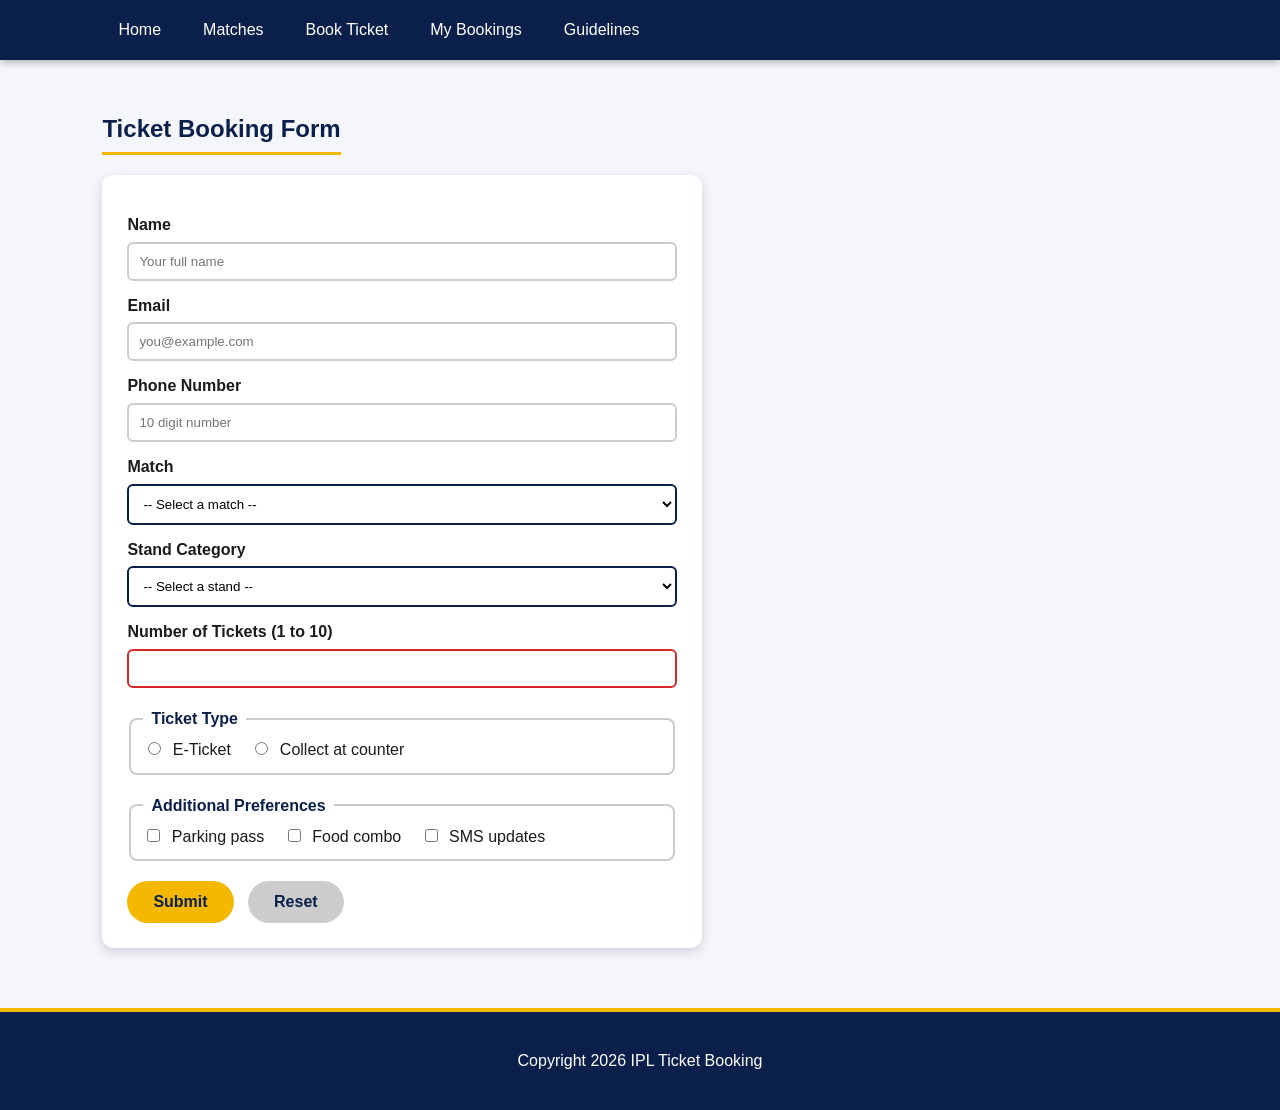
<file: ACTIVITY 3/booking.html>
<!DOCTYPE html>
<html>
<head>
  <title>Book Tickets - IPL 2026</title>
  <link rel="stylesheet" href="styles.css">
</head>
<body>

  <nav>
    <a href="index.html">Home</a>
    <a href="index.html#matches">Matches</a>
    <a href="booking.html">Book Ticket</a>
    <a href="index.html#mybookings">My Bookings</a>
    <a href="index.html#guidelines">Guidelines</a>
  </nav>

  <section>
    <h2>Ticket Booking Form</h2>

    <form class="booking-form" action="#" method="post">

      <label for="name">Name</label>
      <input type="text" id="name" name="name" placeholder="Your full name"
             required minlength="3" maxlength="40">

      <label for="email">Email</label>
      <input type="email" id="email" name="email" placeholder="you@example.com" required>

      <label for="phone">Phone Number</label>
      <input type="tel" id="phone" name="phone" placeholder="10 digit number"
             required pattern="[0-9]{10}" minlength="10" maxlength="10"
             title="Enter exactly 10 digits">

      <label for="match">Match</label>
      <select id="match" name="match" required>
        <option value="">-- Select a match --</option>
        <option>Match 1: RCB vs CSK</option>
        <option>Match 2: MI vs CSK</option>
        <option>Match 3: KKR vs SRH</option>
      </select>

      <label for="stand">Stand Category</label>
      <select id="stand" name="stand" required>
        <option value="">-- Select a stand --</option>
        <option>General</option>
        <option>Premium</option>
        <option>VIP</option>
      </select>

      <label for="tickets">Number of Tickets (1 to 10)</label>
      <input type="number" id="tickets" name="tickets" min="1" max="10" required>

      <fieldset>
        <legend>Ticket Type</legend>
        <input type="radio" id="eticket" name="type" value="E-Ticket" required>
        <label for="eticket" class="inline">E-Ticket</label>
        <input type="radio" id="collect" name="type" value="Collect at counter">
        <label for="collect" class="inline">Collect at counter</label>
      </fieldset>

      <fieldset>
        <legend>Additional Preferences</legend>
        <input type="checkbox" id="parking" name="extras" value="Parking">
        <label for="parking" class="inline">Parking pass</label>
        <input type="checkbox" id="food" name="extras" value="Food combo">
        <label for="food" class="inline">Food combo</label>
        <input type="checkbox" id="sms" name="extras" value="SMS updates">
        <label for="sms" class="inline">SMS updates</label>
      </fieldset>

      <button type="submit">Submit</button>
      <button type="reset" class="reset">Reset</button>

    </form>
  </section>

  <footer>
    <p>Copyright 2026 IPL Ticket Booking</p>
  </footer>

</body>
</html>
</file>
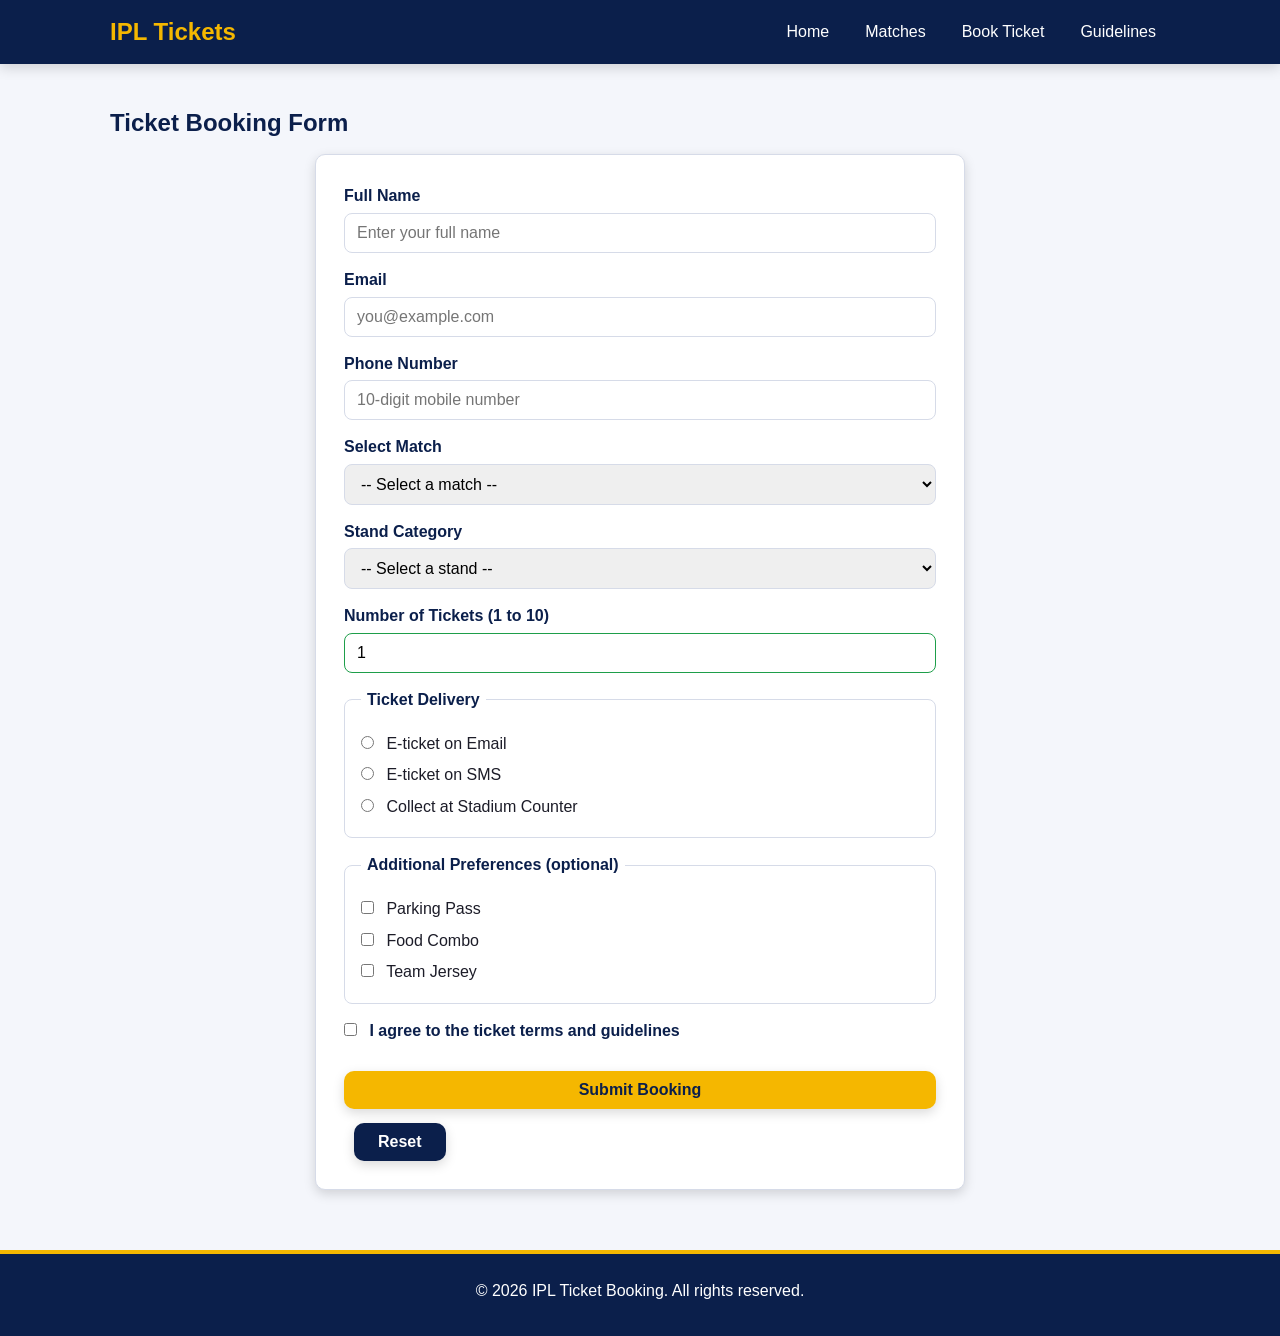
<file: ACTIVITY 5/booking.html>
<!DOCTYPE html>
<html lang="en">
<head>
  <meta charset="UTF-8">
  <meta name="viewport" content="width=device-width, initial-scale=1.0">
  <title>Book Tickets - IPL 2026</title>
  <link rel="stylesheet" href="styles.css">
</head>
<body>

  <!-- Navigation Bar -->
  <header>
    <nav>
      <h1>IPL Tickets</h1>
      <ul>
        <li><a href="index.html">Home</a></li>
        <li><a href="index.html#matches">Matches</a></li>
        <li><a href="booking.html">Book Ticket</a></li>
        <li><a href="index.html#guidelines">Guidelines</a></li>
      </ul>
    </nav>
  </header>

  <main>
    <section id="book-ticket" class="single">
      <h2>Ticket Booking Form</h2>

      <form action="#" method="post">

        <!-- Name: text, required, 3-50 characters, letters and spaces only -->
        <p>
          <label for="name">Full Name</label><br>
          <input type="text" id="name" name="name"
                 placeholder="Enter your full name"
                 required minlength="3" maxlength="50"
                 pattern="[A-Za-z ]+"
                 title="Use letters and spaces only (3 to 50 characters)">
        </p>

        <!-- Email: type="email" validates the format automatically -->
        <p>
          <label for="email">Email</label><br>
          <input type="email" id="email" name="email"
                 placeholder="you@example.com"
                 required maxlength="60">
        </p>

        <!-- Phone: tel, exactly 10 digits starting with 6-9 -->
        <p>
          <label for="phone">Phone Number</label><br>
          <input type="tel" id="phone" name="phone"
                 placeholder="10-digit mobile number"
                 required minlength="10" maxlength="10"
                 pattern="[6-9][0-9]{9}"
                 title="Enter a valid 10-digit mobile number starting with 6, 7, 8 or 9">
        </p>

        <!-- Match selection: dropdown -->
        <p>
          <label for="match">Select Match</label><br>
          <select id="match" name="match" required>
            <option value="">-- Select a match --</option>
            <option value="1">1 - CSK vs MI (28 March 2026)</option>
            <option value="2">2 - RCB vs KKR (30 March 2026)</option>
            <option value="3">3 - SRH vs CSK (2 April 2026)</option>
            <option value="4">4 - MI vs RCB (5 April 2026)</option>
            <option value="5">5 - KKR vs SRH (8 April 2026)</option>
          </select>
        </p>

        <!-- Stand category: dropdown -->
        <p>
          <label for="stand">Stand Category</label><br>
          <select id="stand" name="stand" required>
            <option value="">-- Select a stand --</option>
            <option value="general">General</option>
            <option value="premium">Premium</option>
            <option value="vip">VIP</option>
          </select>
        </p>

        <!-- Number of tickets: number, min 1, max 10 -->
        <p>
          <label for="tickets">Number of Tickets (1 to 10)</label><br>
          <input type="number" id="tickets" name="tickets"
                 min="1" max="10" value="1" required>
        </p>

        <!-- Radio buttons: ticket delivery (one choice, required) -->
        <fieldset>
          <legend>Ticket Delivery</legend>
          <label><input type="radio" name="delivery" value="email" required> E-ticket on Email</label>
          <label><input type="radio" name="delivery" value="sms"> E-ticket on SMS</label>
          <label><input type="radio" name="delivery" value="counter"> Collect at Stadium Counter</label>
        </fieldset>

        <!-- Checkboxes: optional extras -->
        <fieldset>
          <legend>Additional Preferences (optional)</legend>
          <label><input type="checkbox" name="extras" value="parking"> Parking Pass</label>
          <label><input type="checkbox" name="extras" value="food"> Food Combo</label>
          <label><input type="checkbox" name="extras" value="jersey"> Team Jersey</label>
        </fieldset>

        <!-- Terms checkbox (required) -->
        <p>
          <label><input type="checkbox" name="terms" required> I agree to the ticket terms and guidelines</label>
        </p>

        <!-- Submit and Reset buttons -->
        <button type="submit">Submit Booking</button>
        <button type="reset" class="reset-btn">Reset</button>

      </form>
    </section>
  </main>

  <footer>
    <p>&copy; 2026 IPL Ticket Booking. All rights reserved.</p>
  </footer>

</body>
</html>
</file>
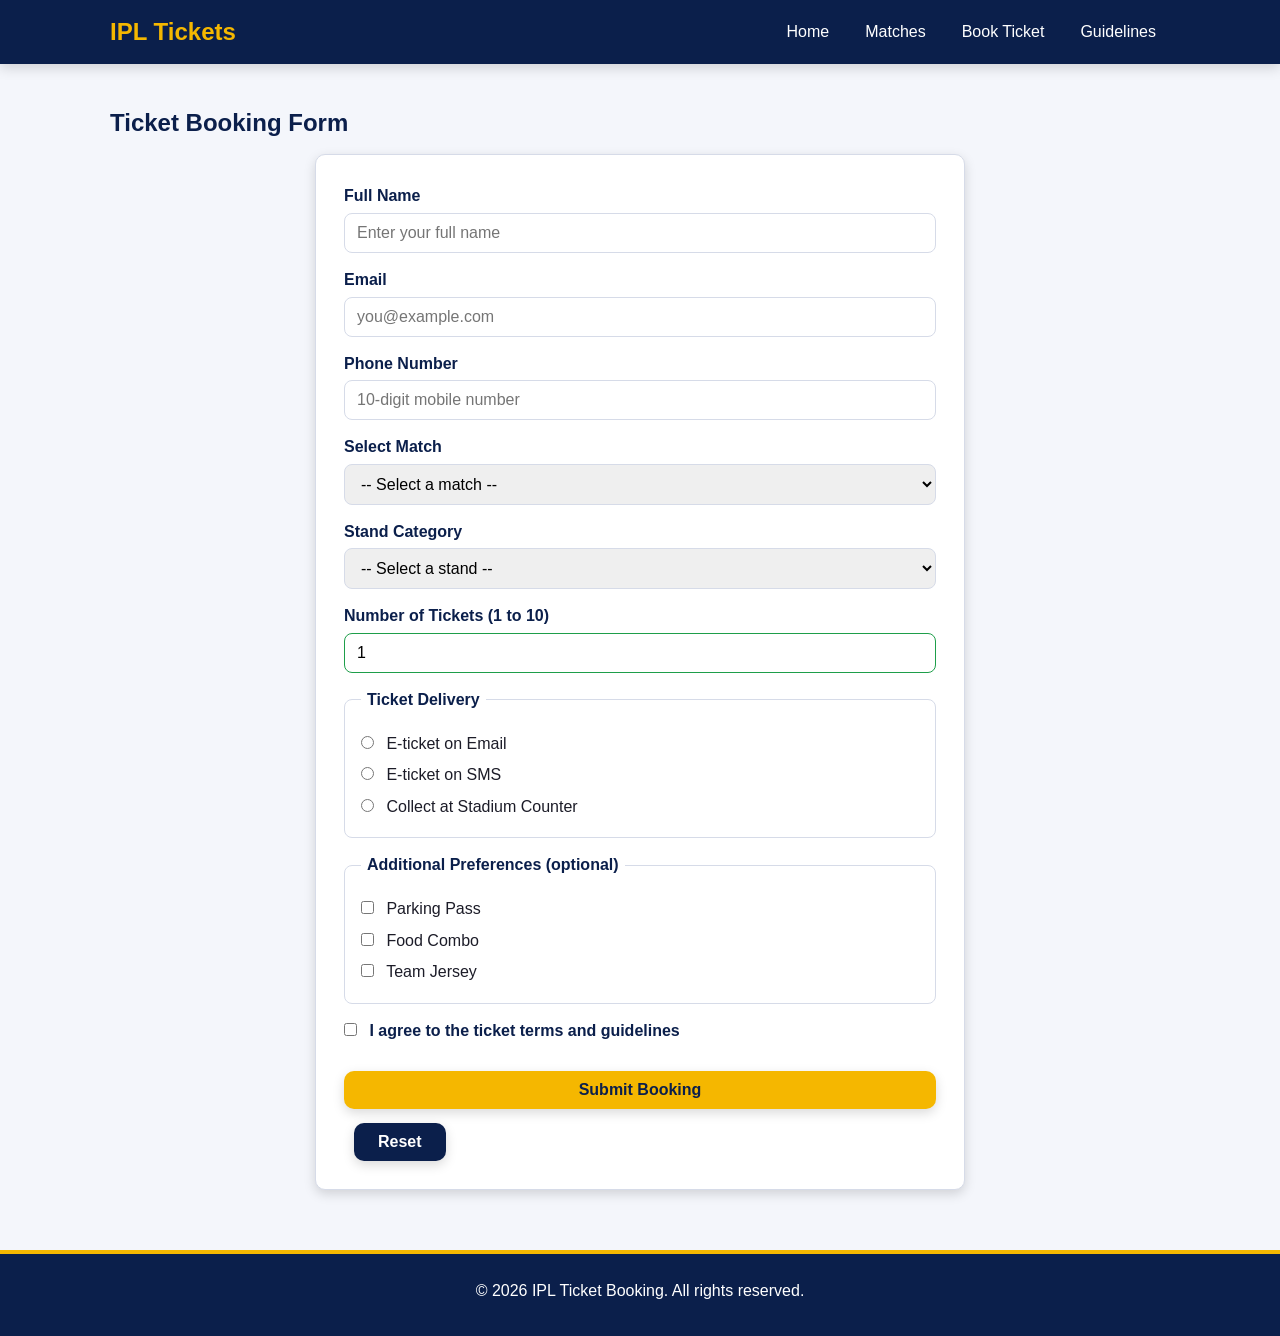
<file: ACTIVITY 8/booking.html>
<!DOCTYPE html>
<html lang="en">
<head>
  <meta charset="UTF-8">
  <meta name="viewport" content="width=device-width, initial-scale=1.0">
  <title>Book Tickets - IPL 2026</title>
  <link rel="stylesheet" href="styles.css">
</head>
<body>

  <!-- Navigation Bar -->
  <header>
    <nav>
      <h1>IPL Tickets</h1>
      <button type="button" id="menu-toggle" class="menu-toggle" aria-label="Toggle menu" aria-expanded="false">&#9776;</button>
      <ul id="nav-links">
        <li><a href="index.html">Home</a></li>
        <li><a href="index.html#matches">Matches</a></li>
        <li><a href="booking.html">Book Ticket</a></li>
        <li><a href="index.html#guidelines">Guidelines</a></li>
      </ul>
    </nav>
  </header>

  <main>
    <section id="book-ticket" class="single">
      <h2>Ticket Booking Form</h2>

      <form action="#" method="post">

        <!-- Name: text, required, 3-50 characters, letters and spaces only -->
        <p>
          <label for="name">Full Name</label><br>
          <input type="text" id="name" name="name"
                 placeholder="Enter your full name"
                 required minlength="3" maxlength="50"
                 pattern="[A-Za-z ]+"
                 title="Use letters and spaces only (3 to 50 characters)">
        </p>

        <!-- Email: type="email" validates the format automatically -->
        <p>
          <label for="email">Email</label><br>
          <input type="email" id="email" name="email"
                 placeholder="you@example.com"
                 required maxlength="60">
        </p>

        <!-- Phone: tel, exactly 10 digits starting with 6-9 -->
        <p>
          <label for="phone">Phone Number</label><br>
          <input type="tel" id="phone" name="phone"
                 placeholder="10-digit mobile number"
                 required minlength="10" maxlength="10"
                 pattern="[6-9][0-9]{9}"
                 title="Enter a valid 10-digit mobile number starting with 6, 7, 8 or 9">
        </p>

        <!-- Match selection: dropdown -->
        <p>
          <label for="match">Select Match</label><br>
          <select id="match" name="match" required>
            <option value="">-- Select a match --</option>
            <option value="1">1 - CSK vs MI (28 March 2026)</option>
            <option value="2">2 - RCB vs KKR (30 March 2026)</option>
            <option value="3">3 - SRH vs CSK (2 April 2026)</option>
            <option value="4">4 - MI vs RCB (5 April 2026)</option>
            <option value="5">5 - KKR vs SRH (8 April 2026)</option>
          </select>
        </p>

        <!-- Stand category: dropdown -->
        <p>
          <label for="stand">Stand Category</label><br>
          <select id="stand" name="stand" required>
            <option value="">-- Select a stand --</option>
            <option value="general">General</option>
            <option value="premium">Premium</option>
            <option value="vip">VIP</option>
          </select>
        </p>

        <!-- Number of tickets: number, min 1, max 10 -->
        <p>
          <label for="tickets">Number of Tickets (1 to 10)</label><br>
          <input type="number" id="tickets" name="tickets"
                 min="1" max="10" value="1" required>
        </p>

        <!-- Radio buttons: ticket delivery (one choice, required) -->
        <fieldset>
          <legend>Ticket Delivery</legend>
          <label><input type="radio" name="delivery" value="email" required> E-ticket on Email</label>
          <label><input type="radio" name="delivery" value="sms"> E-ticket on SMS</label>
          <label><input type="radio" name="delivery" value="counter"> Collect at Stadium Counter</label>
        </fieldset>

        <!-- Checkboxes: optional extras -->
        <fieldset>
          <legend>Additional Preferences (optional)</legend>
          <label><input type="checkbox" name="extras" value="parking"> Parking Pass</label>
          <label><input type="checkbox" name="extras" value="food"> Food Combo</label>
          <label><input type="checkbox" name="extras" value="jersey"> Team Jersey</label>
        </fieldset>

        <!-- Terms checkbox (required) -->
        <p>
          <label><input type="checkbox" name="terms" required> I agree to the ticket terms and guidelines</label>
        </p>

        <!-- Submit and Reset buttons -->
        <button type="submit">Submit Booking</button>
        <button type="reset" class="reset-btn">Reset</button>

      </form>
    </section>
  </main>

  <footer>
    <p>&copy; 2026 IPL Ticket Booking. All rights reserved.</p>
  </footer>

  <script src="app.js"></script>
</body>
</html>
</file>
<file: ACTIVITY 2/styles.css>
/* ---------- Theme variables ---------- */
:root {
  --primary: #0b1f4b;   /* dark blue */
  --accent: #f5b800;    /* gold */
  --background: #f4f6fb;
  --text: #1b1b1b;
  --white: #ffffff;
}

/* ---------- Basic reset ---------- */
* {
  box-sizing: border-box;
}

body {
  margin: 0;
  padding-top: 60px;           /* space for the fixed navbar */
  font-family: Arial, sans-serif;
  background-color: var(--background);
  color: var(--text);
  line-height: 1.6;
}

h2 {
  color: var(--primary);
  border-bottom: 3px solid var(--accent);
  display: inline-block;
  padding-bottom: 4px;
}

section {
  padding: 30px 8%;
}

/* ---------- Navigation bar ---------- */
nav {
  position: fixed;
  top: 0;
  left: 0;
  width: 100%;
  height: 60px;
  background-color: var(--primary);
  display: flex;
  align-items: center;
  gap: 10px;
  padding: 0 8%;
  box-shadow: 0 2px 8px rgba(0, 0, 0, 0.3);
  z-index: 100;
}

nav a {
  color: var(--white);
  text-decoration: none;
  padding: 8px 16px;
  border-radius: 6px;
  transition: 0.3s;
}

nav a:hover {
  background-color: var(--accent);
  color: var(--primary);
}

/* ---------- Hero / banner ---------- */
.hero {
  background: linear-gradient(135deg, var(--primary), #1d4ed8);
  color: var(--white);
  text-align: center;
  padding: 90px 8%;
}

.hero h1 {
  font-size: 2.6rem;
  margin-bottom: 25px;
}

button {
  background-color: var(--accent);
  color: var(--primary);
  border: none;
  padding: 12px 26px;
  margin: 5px;
  font-size: 1rem;
  font-weight: bold;
  border-radius: 25px;
  cursor: pointer;
  transition: 0.3s;
}

button:hover {
  background-color: var(--white);
  transform: translateY(-2px);
}

/* ---------- Tables ---------- */
.table-box {
  overflow-x: auto;
}

table {
  width: 100%;
  border-collapse: collapse;
  background-color: var(--white);
  border-radius: 10px;
  overflow: hidden;
  box-shadow: 0 4px 12px rgba(0, 0, 0, 0.15);
  margin-top: 15px;
}

th {
  background-color: var(--primary);
  color: var(--accent);
  padding: 12px;
  text-align: left;
}

td {
  padding: 12px;
  border-bottom: 1px solid #ddd;
}

tr:hover td {
  background-color: #fff8de;
}

table a {
  background-color: var(--accent);
  color: var(--primary);
  padding: 6px 14px;
  border-radius: 15px;
  text-decoration: none;
  font-weight: bold;
}

select {
  padding: 8px;
  border: 2px solid var(--primary);
  border-radius: 6px;
}

/* ---------- Booking form + summary ---------- */
.booking-box {
  display: flex;
  flex-wrap: wrap;
  gap: 30px;
}

form, .summary {
  flex: 1;
  min-width: 280px;
  background-color: var(--white);
  padding: 25px;
  border-radius: 12px;
  box-shadow: 0 4px 12px rgba(0, 0, 0, 0.15);
}

form label {
  display: block;
  margin-top: 12px;
  font-weight: bold;
}

form input {
  width: 100%;
  padding: 10px;
  margin-top: 4px;
  border: 2px solid #ccc;
  border-radius: 6px;
}

form input:focus {
  outline: none;
  border-color: var(--accent);
}

form button {
  margin: 20px 0 0 0;
  width: 100%;
}

.summary {
  border-top: 6px solid var(--accent);
}

.summary h3 {
  color: var(--primary);
  margin-top: 0;
}

/* ---------- Guideline cards ---------- */
.cards {
  display: flex;
  flex-wrap: wrap;
  gap: 20px;
}

.card {
  flex: 1;
  min-width: 220px;
  background-color: var(--white);
  padding: 20px;
  border-radius: 12px;
  border-left: 6px solid var(--accent);
  box-shadow: 0 4px 12px rgba(0, 0, 0, 0.15);
}

.card h3 {
  color: var(--primary);
  margin-top: 0;
}

/* ---------- Footer ---------- */
footer {
  background-color: var(--primary);
  color: var(--white);
  text-align: center;
  padding: 20px;
  margin-top: 30px;
  border-top: 4px solid var(--accent);
}
</file>
<file: ACTIVITY 5/styles.css>
/* ==========================================================
   IPL 2026 Ticket Booking - styles.css
   Theme: dark blue + gold
   ========================================================== */

/* 1. CSS VARIABLES */
:root {
  --primary: #0b1f4b;
  --primary-light: #16337a;
  --accent: #f5b700;
  --accent-dark: #d99a00;
  --background: #f4f6fb;
  --surface: #ffffff;
  --text: #1c1c28;
  --text-light: #ffffff;
  --border: #d6dbe8;
  --radius: 10px;
  --shadow: 0 4px 12px rgba(0, 0, 0, 0.15);
}

/* 2. BASE */
* {
  box-sizing: border-box;
  margin: 0;
  padding: 0;
}

body {
  font-family: "Segoe UI", Arial, sans-serif;
  background-color: var(--background);
  color: var(--text);
  line-height: 1.6;
  padding-top: 64px; /* room for fixed navbar */
}

h2, h3 {
  color: var(--primary);
  margin-bottom: 12px;
}

p {
  margin-bottom: 8px;
}

main > section {
  max-width: 1100px;
  margin: 40px auto;
  padding: 0 20px;
  scroll-margin-top: 80px;
}

#about ul {
  margin: 0 0 16px 24px;
}

/* 3. NAVIGATION BAR */
header {
  position: fixed;
  top: 0;
  left: 0;
  width: 100%;
  z-index: 1000;
  background-color: var(--primary);
  box-shadow: var(--shadow);
}

nav {
  max-width: 1100px;
  height: 64px;
  margin: 0 auto;
  padding: 0 20px;
  display: flex;
  align-items: center;
  justify-content: space-between;
}

nav h1 {
  color: var(--accent);
  font-size: 1.5rem;
}

nav ul {
  list-style: none;
  display: flex;
  gap: 8px;
}

nav a {
  color: var(--text-light);
  text-decoration: none;
  padding: 8px 14px;
  border-radius: 6px;
  display: block;
  transition: background-color 0.3s, color 0.3s;
}

nav a:hover {
  background-color: var(--accent);
  color: var(--primary);
}

/* 4. HERO / BANNER */
main > section#hero {
  max-width: 100%;
  margin: 0;
  padding: 100px 20px;
  text-align: center;
  background: linear-gradient(135deg, var(--primary), var(--primary-light));
}

#hero h2 {
  color: var(--accent);
  font-size: 2.6rem;
  margin-bottom: 30px;
}

#hero a {
  text-decoration: none;
  margin: 0 8px;
}

/* 5. BUTTONS */
button {
  background-color: var(--accent);
  color: var(--primary);
  border: none;
  padding: 10px 24px;
  font-size: 1rem;
  font-weight: bold;
  border-radius: var(--radius);
  cursor: pointer;
  box-shadow: var(--shadow);
  transition: background-color 0.3s, transform 0.2s;
}

button:hover {
  background-color: var(--accent-dark);
  transform: translateY(-2px);
}

/* 6. TABLES */
table {
  width: 100%;
  border-collapse: collapse;
  border: none;
  background-color: var(--surface);
  border-radius: var(--radius);
  overflow: hidden;
  box-shadow: var(--shadow);
  margin-top: 16px;
}

th {
  background-color: var(--primary);
  color: var(--accent);
  text-align: left;
  padding: 14px 12px;
}

td {
  padding: 12px;
  border: none;
  border-bottom: 1px solid var(--border);
}

tbody tr:nth-child(even) td {
  background-color: #f0f3fa;
}

tbody tr:hover td {
  background-color: #fff6d6;
}

td button {
  padding: 6px 16px;
  box-shadow: none;
}

#matches {
  overflow-x: auto;
}

/* 7. FORMS */
label {
  font-weight: 600;
  color: var(--primary);
}

input,
select {
  width: 100%;
  padding: 10px 12px;
  margin-top: 4px;
  border: 1px solid var(--border);
  border-radius: 8px;
  font-size: 1rem;
  font-family: inherit;
}

input:focus,
select:focus {
  outline: none;
  border-color: var(--accent);
  box-shadow: 0 0 0 3px rgba(245, 183, 0, 0.3);
}

/* team filter (inside Match Schedule) */
#matches form {
  display: flex;
  align-items: center;
  gap: 12px;
}

#matches select {
  width: auto;
  margin-top: 0;
}

/* booking form + summary side by side */
#book-ticket > div {
  display: grid;
  grid-template-columns: 2fr 1fr;
  gap: 24px;
  align-items: start;
}

#book-ticket form {
  background-color: var(--surface);
  padding: 28px;
  border: 1px solid var(--border);
  border-radius: var(--radius);
  box-shadow: var(--shadow);
}

#book-ticket form p {
  margin-bottom: 14px;
}

#book-ticket form button[type="submit"] {
  width: 100%;
  margin-top: 8px;
}

/* 8. CARDS: booking summary + guidelines */
#booking-summary,
article {
  background-color: var(--surface);
  border: 1px solid var(--border);
  border-top: 5px solid var(--accent);
  border-radius: var(--radius);
  padding: 20px;
  box-shadow: var(--shadow);
}

#booking-summary {
  position: sticky;
  top: 80px;
}

#guidelines {
  display: grid;
  grid-template-columns: repeat(auto-fit, minmax(260px, 1fr));
  gap: 24px;
}

#guidelines h2 {
  grid-column: 1 / -1;
  margin-bottom: 0;
}

article {
  transition: transform 0.3s;
}

article:hover {
  transform: translateY(-6px);
}

/* 9. FOOTER */
footer {
  background-color: var(--primary);
  color: var(--text-light);
  text-align: center;
  padding: 24px 20px;
  margin-top: 60px;
  border-top: 4px solid var(--accent);
}

/* 10. RESPONSIVE */
@media (max-width: 800px) {
  body { padding-top: 110px; }
  nav { flex-direction: column; height: auto; padding: 10px; }
  nav ul { flex-wrap: wrap; justify-content: center; }
  #hero h2 { font-size: 2rem; }
  #book-ticket > div { grid-template-columns: 1fr; }
  main > section { scroll-margin-top: 130px; }
}

/* ==========================================================
   11. ACTIVITY 3 - booking.html extras
   ========================================================== */
#book-ticket.single form {
  max-width: 650px;
  margin: 0 auto;
}

fieldset {
  border: 1px solid var(--border);
  border-radius: 8px;
  padding: 12px 16px;
  margin-bottom: 14px;
}

legend {
  font-weight: 600;
  color: var(--primary);
  padding: 0 6px;
}

fieldset label {
  display: block;
  font-weight: normal;
  color: var(--text);
  margin: 6px 0;
}

input[type="radio"],
input[type="checkbox"] {
  width: auto;
  margin: 0 8px 0 0;
  accent-color: var(--primary);
}

/* red border when the user typed something invalid */
input:invalid:not(:placeholder-shown),
select:invalid:focus {
  border-color: #d93025;
}

input:valid:not(:placeholder-shown) {
  border-color: #1e9e4a;
}

#book-ticket.single form button {
  margin-top: 14px;
}

.reset-btn {
  background-color: var(--primary);
  color: var(--text-light);
  margin-left: 10px;
}

.reset-btn:hover {
  background-color: var(--primary-light);
}

/* ==========================================================
   12. ACTIVITY 5 - toast notifications
   ========================================================== */
#toast-container {
  position: fixed;
  bottom: 24px;
  right: 24px;
  display: flex;
  flex-direction: column;
  gap: 10px;
  z-index: 2000;
}

.toast {
  min-width: 260px;
  max-width: 340px;
  padding: 14px 18px;
  background-color: var(--primary);
  color: var(--text-light);
  border-left: 6px solid var(--accent);
  border-radius: var(--radius);
  box-shadow: var(--shadow);
  opacity: 0;
  transform: translateX(40px);
  transition: opacity 0.4s, transform 0.4s;
}

.toast.show {
  opacity: 1;
  transform: translateX(0);
}

.toast.error {
  border-left-color: #d93025;
}

.toast.info {
  border-left-color: #4a90e2;
}
</file>
<file: ACTIVITY 7/styles.css>
/* ==========================================================
   IPL 2026 Ticket Booking - styles.css
   Theme: dark blue + gold
   ========================================================== */

/* 1. CSS VARIABLES */
:root {
  --primary: #0b1f4b;
  --primary-light: #16337a;
  --accent: #f5b700;
  --accent-dark: #d99a00;
  --background: #f4f6fb;
  --surface: #ffffff;
  --text: #1c1c28;
  --text-light: #ffffff;
  --border: #d6dbe8;
  --radius: 10px;
  --shadow: 0 4px 12px rgba(0, 0, 0, 0.15);
}

/* 2. BASE */
* {
  box-sizing: border-box;
  margin: 0;
  padding: 0;
}

html {
  scroll-behavior: smooth;
}

body {
  font-family: "Segoe UI", Arial, sans-serif;
  background-color: var(--background);
  color: var(--text);
  line-height: 1.6;
  padding-top: 64px; /* room for fixed navbar */
}

h2, h3 {
  color: var(--primary);
  margin-bottom: 12px;
}

p {
  margin-bottom: 8px;
}

main > section {
  max-width: 1100px;
  margin: 40px auto;
  padding: 0 20px;
  scroll-margin-top: 80px;
}

#about ul {
  margin: 0 0 16px 24px;
}

/* 3. NAVIGATION BAR */
header {
  position: fixed;
  top: 0;
  left: 0;
  width: 100%;
  z-index: 1000;
  background-color: var(--primary);
  box-shadow: var(--shadow);
}

nav {
  max-width: 1100px;
  height: 64px;
  margin: 0 auto;
  padding: 0 20px;
  display: flex;
  align-items: center;
  justify-content: space-between;
}

nav h1 {
  color: var(--accent);
  font-size: 1.5rem;
}

nav ul {
  list-style: none;
  display: flex;
  gap: 8px;
}

nav a {
  color: var(--text-light);
  text-decoration: none;
  padding: 8px 14px;
  border-radius: 6px;
  display: block;
  transition: background-color 0.3s, color 0.3s;
}

nav a:hover {
  background-color: var(--accent);
  color: var(--primary);
}

/* 4. HERO / BANNER */
main > section#hero {
  max-width: 100%;
  margin: 0;
  padding: 100px 20px;
  text-align: center;
  background: linear-gradient(135deg, var(--primary), var(--primary-light));
}

#hero h2 {
  color: var(--accent);
  font-size: 2.6rem;
  margin-bottom: 30px;
}

#hero a {
  text-decoration: none;
  margin: 0 8px;
}

/* 5. BUTTONS */
button {
  background-color: var(--accent);
  color: var(--primary);
  border: none;
  padding: 10px 24px;
  font-size: 1rem;
  font-weight: bold;
  border-radius: var(--radius);
  cursor: pointer;
  box-shadow: var(--shadow);
  transition: background-color 0.3s, transform 0.2s;
}

button:hover {
  background-color: var(--accent-dark);
  transform: translateY(-2px);
}

/* 6. TABLES */
table {
  width: 100%;
  border-collapse: collapse;
  border: none;
  background-color: var(--surface);
  border-radius: var(--radius);
  overflow: hidden;
  box-shadow: var(--shadow);
  margin-top: 16px;
}

th {
  background-color: var(--primary);
  color: var(--accent);
  text-align: left;
  padding: 14px 12px;
}

td {
  padding: 12px;
  border: none;
  border-bottom: 1px solid var(--border);
}

tbody tr:nth-child(even) td {
  background-color: #f0f3fa;
}

tbody tr:hover td {
  background-color: #fff6d6;
}

td button {
  padding: 6px 16px;
  box-shadow: none;
}

#matches {
  overflow-x: auto;
}

/* 7. FORMS */
label {
  font-weight: 600;
  color: var(--primary);
}

input,
select {
  width: 100%;
  padding: 10px 12px;
  margin-top: 4px;
  border: 1px solid var(--border);
  border-radius: 8px;
  font-size: 1rem;
  font-family: inherit;
}

input:focus,
select:focus {
  outline: none;
  border-color: var(--accent);
  box-shadow: 0 0 0 3px rgba(245, 183, 0, 0.3);
}

/* team filter (inside Match Schedule) */
#matches form {
  display: flex;
  align-items: center;
  gap: 12px;
}

#matches select {
  width: auto;
  margin-top: 0;
}

/* booking form + summary side by side */
#book-ticket > div {
  display: grid;
  grid-template-columns: 2fr 1fr;
  gap: 24px;
  align-items: start;
}

#book-ticket form {
  background-color: var(--surface);
  padding: 28px;
  border: 1px solid var(--border);
  border-radius: var(--radius);
  box-shadow: var(--shadow);
}

#book-ticket form p {
  margin-bottom: 14px;
}

#book-ticket form button[type="submit"] {
  width: 100%;
  margin-top: 8px;
}

/* 8. CARDS: booking summary + guidelines */
#booking-summary,
article {
  background-color: var(--surface);
  border: 1px solid var(--border);
  border-top: 5px solid var(--accent);
  border-radius: var(--radius);
  padding: 20px;
  box-shadow: var(--shadow);
}

#booking-summary {
  position: sticky;
  top: 80px;
}

#guidelines {
  display: grid;
  grid-template-columns: repeat(auto-fit, minmax(260px, 1fr));
  gap: 24px;
}

#guidelines h2 {
  grid-column: 1 / -1;
  margin-bottom: 0;
}

article {
  transition: transform 0.3s;
}

article:hover {
  transform: translateY(-6px);
}

.toast {
  position: fixed;
  right: 24px;
  bottom: 24px;
  z-index: 1100;
  max-width: min(360px, calc(100vw - 32px));
  padding: 12px 18px;
  border-radius: var(--radius);
  background-color: var(--primary);
  color: var(--text-light);
  box-shadow: var(--shadow);
  opacity: 0;
  transform: translateY(10px);
  pointer-events: none;
  transition: opacity 0.2s, transform 0.2s;
}

.toast.is-visible {
  opacity: 1;
  transform: translateY(0);
}

/* 9. FOOTER */
footer {
  background-color: var(--primary);
  color: var(--text-light);
  text-align: center;
  padding: 24px 20px;
  margin-top: 60px;
  border-top: 4px solid var(--accent);
}

/* 10. RESPONSIVE */
@media (max-width: 800px) {
  body { padding-top: 110px; }
  nav { flex-direction: column; height: auto; padding: 10px; }
  nav ul { flex-wrap: wrap; justify-content: center; }
  #hero h2 { font-size: 2rem; }
  #book-ticket > div { grid-template-columns: 1fr; }
  main > section { scroll-margin-top: 130px; }
}

@media (prefers-reduced-motion: reduce) {
  .toast { transition: none; }
}
</file>
<file: ACTIVITY 8/styles.css>
/* ==========================================================
   IPL 2026 Ticket Booking - styles.css
   Theme: dark blue + gold
   ========================================================== */

/* 1. CSS VARIABLES */
:root {
  --primary: #0b1f4b;
  --primary-light: #16337a;
  --accent: #f5b700;
  --accent-dark: #d99a00;
  --background: #f4f6fb;
  --surface: #ffffff;
  --text: #1c1c28;
  --text-light: #ffffff;
  --border: #d6dbe8;
  --radius: 10px;
  --shadow: 0 4px 12px rgba(0, 0, 0, 0.15);
}

/* 2. BASE */
* {
  box-sizing: border-box;
  margin: 0;
  padding: 0;
}

body {
  font-family: "Segoe UI", Arial, sans-serif;
  background-color: var(--background);
  color: var(--text);
  line-height: 1.6;
  padding-top: 64px; /* room for fixed navbar */
}

h2, h3 {
  color: var(--primary);
  margin-bottom: 12px;
}

p {
  margin-bottom: 8px;
}

main > section {
  max-width: 1100px;
  margin: 40px auto;
  padding: 0 20px;
  scroll-margin-top: 80px;
}

#about ul {
  margin: 0 0 16px 24px;
}

/* 3. NAVIGATION BAR */
header {
  position: fixed;
  top: 0;
  left: 0;
  width: 100%;
  z-index: 1000;
  background-color: var(--primary);
  box-shadow: var(--shadow);
}

nav {
  max-width: 1100px;
  height: 64px;
  margin: 0 auto;
  padding: 0 20px;
  display: flex;
  align-items: center;
  justify-content: space-between;
}

nav h1 {
  color: var(--accent);
  font-size: 1.5rem;
}

nav ul {
  list-style: none;
  display: flex;
  gap: 8px;
}

nav a {
  color: var(--text-light);
  text-decoration: none;
  padding: 8px 14px;
  border-radius: 6px;
  display: block;
  transition: background-color 0.3s, color 0.3s;
}

nav a:hover {
  background-color: var(--accent);
  color: var(--primary);
}

/* 4. HERO / BANNER */
main > section#hero {
  max-width: 100%;
  margin: 0;
  padding: 100px 20px;
  text-align: center;
  background: linear-gradient(135deg, var(--primary), var(--primary-light));
}

#hero h2 {
  color: var(--accent);
  font-size: 2.6rem;
  margin-bottom: 30px;
}

#hero a {
  text-decoration: none;
  margin: 0 8px;
}

/* 5. BUTTONS */
button {
  background-color: var(--accent);
  color: var(--primary);
  border: none;
  padding: 10px 24px;
  font-size: 1rem;
  font-weight: bold;
  border-radius: var(--radius);
  cursor: pointer;
  box-shadow: var(--shadow);
  transition: background-color 0.3s, transform 0.2s;
}

button:hover {
  background-color: var(--accent-dark);
  transform: translateY(-2px);
}

/* 6. TABLES */
table {
  width: 100%;
  border-collapse: collapse;
  border: none;
  background-color: var(--surface);
  border-radius: var(--radius);
  overflow: hidden;
  box-shadow: var(--shadow);
  margin-top: 16px;
}

th {
  background-color: var(--primary);
  color: var(--accent);
  text-align: left;
  padding: 14px 12px;
}

td {
  padding: 12px;
  border: none;
  border-bottom: 1px solid var(--border);
}

tbody tr:nth-child(even) td {
  background-color: #f0f3fa;
}

tbody tr:hover td {
  background-color: #fff6d6;
}

td button {
  padding: 6px 16px;
  box-shadow: none;
}


/* 7. FORMS */
label {
  font-weight: 600;
  color: var(--primary);
}

input,
select {
  width: 100%;
  padding: 10px 12px;
  margin-top: 4px;
  border: 1px solid var(--border);
  border-radius: 8px;
  font-size: 1rem;
  font-family: inherit;
}

input:focus,
select:focus {
  outline: none;
  border-color: var(--accent);
  box-shadow: 0 0 0 3px rgba(245, 183, 0, 0.3);
}

/* team filter (inside Match Schedule) */
#matches form {
  display: flex;
  align-items: center;
  gap: 12px;
}

#matches select {
  width: auto;
  margin-top: 0;
}

/* booking form + summary side by side */
#book-ticket > div {
  display: grid;
  grid-template-columns: 2fr 1fr;
  gap: 24px;
  align-items: start;
}

#book-ticket form {
  background-color: var(--surface);
  padding: 28px;
  border: 1px solid var(--border);
  border-radius: var(--radius);
  box-shadow: var(--shadow);
}

#book-ticket form p {
  margin-bottom: 14px;
}

#book-ticket form button[type="submit"] {
  width: 100%;
  margin-top: 8px;
}

/* 8. CARDS: booking summary + guidelines */
#booking-summary,
article {
  background-color: var(--surface);
  border: 1px solid var(--border);
  border-top: 5px solid var(--accent);
  border-radius: var(--radius);
  padding: 20px;
  box-shadow: var(--shadow);
}

#booking-summary {
  position: sticky;
  top: 80px;
}

#guidelines {
  display: grid;
  grid-template-columns: repeat(3, 1fr);
  gap: 24px;
}

#guidelines h2 {
  grid-column: 1 / -1;
  margin-bottom: 0;
}

article {
  transition: transform 0.3s;
}

article:hover {
  transform: translateY(-6px);
}

/* 9. FOOTER */
footer {
  background-color: var(--primary);
  color: var(--text-light);
  text-align: center;
  padding: 24px 20px;
  margin-top: 60px;
  border-top: 4px solid var(--accent);
}


/* ==========================================================
   11. ACTIVITY 3 - booking.html extras
   ========================================================== */
#book-ticket.single form {
  max-width: 650px;
  margin: 0 auto;
}

fieldset {
  border: 1px solid var(--border);
  border-radius: 8px;
  padding: 12px 16px;
  margin-bottom: 14px;
}

legend {
  font-weight: 600;
  color: var(--primary);
  padding: 0 6px;
}

fieldset label {
  display: block;
  font-weight: normal;
  color: var(--text);
  margin: 6px 0;
}

input[type="radio"],
input[type="checkbox"] {
  width: auto;
  margin: 0 8px 0 0;
  accent-color: var(--primary);
}

/* red border when the user typed something invalid */
input:invalid:not(:placeholder-shown),
select:invalid:focus {
  border-color: #d93025;
}

input:valid:not(:placeholder-shown) {
  border-color: #1e9e4a;
}

#book-ticket.single form button {
  margin-top: 14px;
}

.reset-btn {
  background-color: var(--primary);
  color: var(--text-light);
  margin-left: 10px;
}

.reset-btn:hover {
  background-color: var(--primary-light);
}

/* ==========================================================
   12. ACTIVITY 5 - toast notifications
   ========================================================== */
#toast-container {
  position: fixed;
  bottom: 24px;
  right: 24px;
  display: flex;
  flex-direction: column;
  gap: 10px;
  z-index: 2000;
}

.toast {
  min-width: 260px;
  max-width: 340px;
  padding: 14px 18px;
  background-color: var(--primary);
  color: var(--text-light);
  border-left: 6px solid var(--accent);
  border-radius: var(--radius);
  box-shadow: var(--shadow);
  opacity: 0;
  transform: translateX(40px);
  transition: opacity 0.4s, transform 0.4s;
}

.toast.show {
  opacity: 1;
  transform: translateX(0);
}

.toast.error {
  border-left-color: #d93025;
}

.toast.info {
  border-left-color: #4a90e2;
}

/* ==========================================================
   13. ACTIVITY 8 - responsive layout (Flexbox + Grid)
   ========================================================== */

/* helper used by JavaScript to hide things */
.hidden {
  display: none !important;
}

/* hamburger button (hidden on desktop) */
.menu-toggle {
  display: none;
  background: none;
  color: var(--accent);
  border: 2px solid var(--accent);
  border-radius: 8px;
  padding: 2px 12px;
  font-size: 1.5rem;
  line-height: 1.3;
  box-shadow: none;
}

.menu-toggle:hover {
  background-color: var(--accent);
  color: var(--primary);
  transform: none;
}

/* toolbar above the match cards (Flexbox) */
.match-toolbar {
  display: flex;
  flex-wrap: wrap;
  justify-content: space-between;
  align-items: center;
  gap: 12px;
  margin-bottom: 20px;
}

.view-toggle {
  display: flex;
  gap: 8px;
}

.view-btn {
  background-color: var(--surface);
  color: var(--primary);
  border: 2px solid var(--primary);
  padding: 8px 16px;
  box-shadow: none;
}

.view-btn:hover {
  background-color: var(--primary-light);
  color: var(--text-light);
}

.view-btn.active {
  background-color: var(--primary);
  color: var(--accent);
}

/* match cards (CSS Grid) */
#match-list {
  display: grid;
  grid-template-columns: repeat(auto-fill, minmax(300px, 1fr));
  gap: 24px;
}

.match-card {
  background-color: var(--surface);
  border: 1px solid var(--border);
  border-top: 5px solid var(--accent);
  border-radius: var(--radius);
  padding: 20px;
  box-shadow: var(--shadow);
  transition: transform 0.3s;
}

.match-card:hover {
  transform: translateY(-4px);
}

.match-no {
  display: inline-block;
  background-color: var(--primary);
  color: var(--accent);
  font-size: 0.8rem;
  font-weight: bold;
  padding: 2px 10px;
  border-radius: 20px;
  margin-bottom: 8px;
}

.match-card h3 {
  margin-bottom: 4px;
}

.match-date {
  font-weight: 600;
}

.match-venue {
  color: #555;
}

.prices {
  display: flex;
  flex-wrap: wrap;
  gap: 10px;
  margin: 12px 0 16px;
}

.prices span {
  display: flex;
  flex-direction: column;
  background-color: #f0f3fa;
  padding: 6px 12px;
  border-radius: 6px;
  font-size: 0.85rem;
}

.prices strong {
  color: var(--primary);
  font-size: 1rem;
}

.match-card a {
  text-decoration: none;
}

/* list view: one card per row, details side by side (Flexbox) */
#match-list.list-view {
  grid-template-columns: 1fr;
}

#match-list.list-view .match-card {
  display: flex;
  flex-wrap: wrap;
  align-items: center;
  gap: 8px 28px;
}

#match-list.list-view .match-card h3,
#match-list.list-view .match-card p,
#match-list.list-view .match-card .prices {
  margin: 0;
}

#no-matches {
  text-align: center;
  padding: 30px;
  font-weight: 600;
  color: var(--primary);
}

/* ---------- Tablets and phones: single column + hamburger ---------- */
@media (max-width: 900px) {
  .menu-toggle {
    display: block;
  }

  /* navigation links collapse into a dropdown panel */
  .menu-toggle + ul {
    display: none;
    position: absolute;
    top: 64px;
    left: 0;
    width: 100%;
    flex-direction: column;
    gap: 0;
    padding: 10px 20px 16px;
    background-color: var(--primary);
    border-top: 1px solid rgba(255, 255, 255, 0.15);
    box-shadow: var(--shadow);
  }

  .menu-toggle + ul.open {
    display: flex;
  }

  .menu-toggle + ul a {
    padding: 12px;
  }

  /* everything stacks into one column */
  #match-list,
  #guidelines,
  #book-ticket > div {
    grid-template-columns: 1fr;
  }

  #booking-summary {
    position: static;
  }

  #hero h2 {
    font-size: 2rem;
  }

  #match-list.list-view .match-card {
    flex-direction: column;
    align-items: flex-start;
  }

  #my-bookings {
    overflow-x: auto;
  }
}

/* ---------- Phones ---------- */
@media (max-width: 600px) {
  main > section {
    padding: 0 14px;
    margin: 28px auto;
  }

  main > section#hero {
    padding: 70px 14px;
  }

  #hero h2 {
    font-size: 1.6rem;
  }

  nav {
    padding: 0 14px;
  }

  nav h1 {
    font-size: 1.25rem;
  }

  .match-toolbar {
    flex-direction: column;
    align-items: flex-start;
  }

  #toast-container {
    left: 14px;
    right: 14px;
    bottom: 14px;
  }

  .toast {
    min-width: 0;
    max-width: none;
  }
}
</file>
<file: ACTIVITY 3/styles.css>
/* ---------- Theme variables ---------- */
:root {
  --primary: #0b1f4b;   /* dark blue */
  --accent: #f5b800;    /* gold */
  --background: #f4f6fb;
  --text: #1b1b1b;
  --white: #ffffff;
}

/* ---------- Basic reset ---------- */
* {
  box-sizing: border-box;
}

body {
  margin: 0;
  padding-top: 60px;           /* space for the fixed navbar */
  font-family: Arial, sans-serif;
  background-color: var(--background);
  color: var(--text);
  line-height: 1.6;
}

h2 {
  color: var(--primary);
  border-bottom: 3px solid var(--accent);
  display: inline-block;
  padding-bottom: 4px;
}

section {
  padding: 30px 8%;
}

/* ---------- Navigation bar ---------- */
nav {
  position: fixed;
  top: 0;
  left: 0;
  width: 100%;
  height: 60px;
  background-color: var(--primary);
  display: flex;
  align-items: center;
  gap: 10px;
  padding: 0 8%;
  box-shadow: 0 2px 8px rgba(0, 0, 0, 0.3);
  z-index: 100;
}

nav a {
  color: var(--white);
  text-decoration: none;
  padding: 8px 16px;
  border-radius: 6px;
  transition: 0.3s;
}

nav a:hover {
  background-color: var(--accent);
  color: var(--primary);
}

/* ---------- Hero / banner ---------- */
.hero {
  background: linear-gradient(135deg, var(--primary), #1d4ed8);
  color: var(--white);
  text-align: center;
  padding: 90px 8%;
}

.hero h1 {
  font-size: 2.6rem;
  margin-bottom: 25px;
}

button {
  background-color: var(--accent);
  color: var(--primary);
  border: none;
  padding: 12px 26px;
  margin: 5px;
  font-size: 1rem;
  font-weight: bold;
  border-radius: 25px;
  cursor: pointer;
  transition: 0.3s;
}

button:hover {
  background-color: var(--white);
  transform: translateY(-2px);
}

/* ---------- Tables ---------- */
.table-box {
  overflow-x: auto;
}

table {
  width: 100%;
  border-collapse: collapse;
  background-color: var(--white);
  border-radius: 10px;
  overflow: hidden;
  box-shadow: 0 4px 12px rgba(0, 0, 0, 0.15);
  margin-top: 15px;
}

th {
  background-color: var(--primary);
  color: var(--accent);
  padding: 12px;
  text-align: left;
}

td {
  padding: 12px;
  border-bottom: 1px solid #ddd;
}

tr:hover td {
  background-color: #fff8de;
}

table a {
  background-color: var(--accent);
  color: var(--primary);
  padding: 6px 14px;
  border-radius: 15px;
  text-decoration: none;
  font-weight: bold;
}

select {
  padding: 8px;
  border: 2px solid var(--primary);
  border-radius: 6px;
}

/* ---------- Booking form + summary ---------- */
.booking-box {
  display: flex;
  flex-wrap: wrap;
  gap: 30px;
}

form, .summary {
  flex: 1;
  min-width: 280px;
  background-color: var(--white);
  padding: 25px;
  border-radius: 12px;
  box-shadow: 0 4px 12px rgba(0, 0, 0, 0.15);
}

form label {
  display: block;
  margin-top: 12px;
  font-weight: bold;
}

form input {
  width: 100%;
  padding: 10px;
  margin-top: 4px;
  border: 2px solid #ccc;
  border-radius: 6px;
}

form input:focus {
  outline: none;
  border-color: var(--accent);
}

form button {
  margin: 20px 0 0 0;
  width: 100%;
}

.summary {
  border-top: 6px solid var(--accent);
}

.summary h3 {
  color: var(--primary);
  margin-top: 0;
}

/* ---------- Guideline cards ---------- */
.cards {
  display: flex;
  flex-wrap: wrap;
  gap: 20px;
}

.card {
  flex: 1;
  min-width: 220px;
  background-color: var(--white);
  padding: 20px;
  border-radius: 12px;
  border-left: 6px solid var(--accent);
  box-shadow: 0 4px 12px rgba(0, 0, 0, 0.15);
}

.card h3 {
  color: var(--primary);
  margin-top: 0;
}

/* ---------- Footer ---------- */
footer {
  background-color: var(--primary);
  color: var(--white);
  text-align: center;
  padding: 20px;
  margin-top: 30px;
  border-top: 4px solid var(--accent);
}

/* ---------- Booking page (Activity 3) ---------- */
.booking-form {
  max-width: 600px;
}

.booking-form select {
  width: 100%;
  padding: 10px;
  margin-top: 4px;
  background-color: var(--white);
}

fieldset {
  margin-top: 18px;
  border: 2px solid #ccc;
  border-radius: 8px;
}

legend {
  font-weight: bold;
  color: var(--primary);
  padding: 0 8px;
}

form label.inline {
  display: inline;
  font-weight: normal;
  margin: 0 15px 0 4px;
}

fieldset input {
  width: auto;
}

.booking-form button {
  width: auto;
  margin: 20px 10px 0 0;
}

.booking-form button.reset {
  background-color: #ccc;
}

/* red border when a field is filled wrongly */
input:invalid:not(:placeholder-shown) {
  border-color: #d62828;
}
</file>
